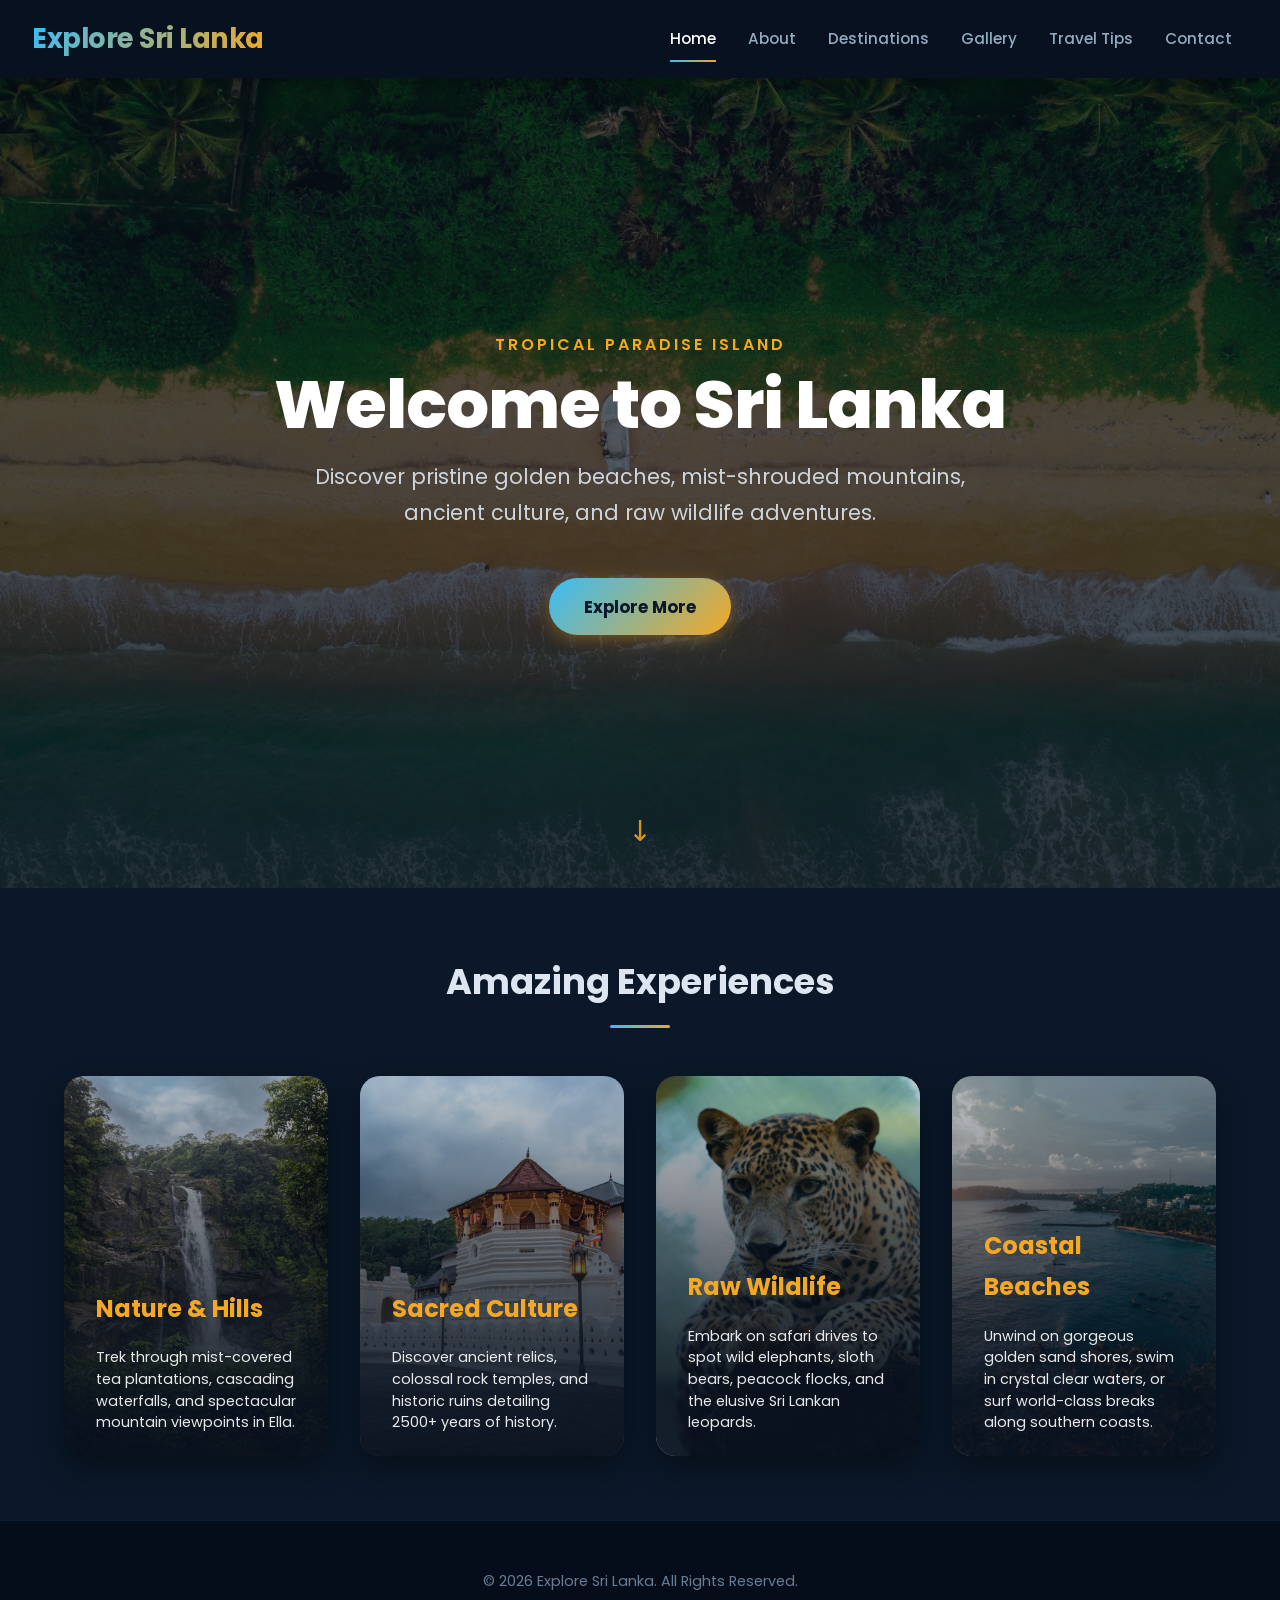
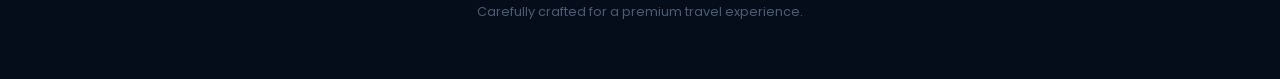
<file: index.html>
<!doctype html>
<html lang="en">
  <head>
    <meta charset="UTF-8" />
    <meta name="viewport" content="width=device-width, initial-scale=1.0" />
    <meta name="description" content="Explore Sri Lanka - Plan your dream tropical vacation in the paradise island of Sri Lanka. Discover beaches, culture, and wildlife." />
    <title>Explore Sri Lanka - Home</title>
    <link
      href="https://fonts.googleapis.com/css2?family=Poppins:wght@300;400;500;600;700;800&family=Outfit:wght@400;600;700;800&family=Inter:wght@300;400;500;600&display=swap"
      rel="stylesheet"
    />
    <link rel="stylesheet" href="css/style.css" />
    <script src="js/script.js" defer></script>
  </head>
  <body>
    <header>
      <h1>Explore Sri Lanka</h1>
      <div class="header-actions">
        <button
          class="menu-toggle"
          onclick="toggleMenu()"
          aria-label="Toggle navigation"
        >
          ☰
        </button>
        <nav id="nav-menu">
          <a href="index.html" class="active">Home</a>
          <a href="about.html">About</a>
          <a href="destinations.html">Destinations</a>
          <a href="gallery.html">Gallery</a>
          <a href="travel-tips.html">Travel Tips</a>
          <a href="contact.html">Contact</a>
        </nav>
      </div>
    </header>

    <section class="hero">
      <h3 class="hero-subtitle">Tropical Paradise Island</h3>
      <h2>Welcome to Sri Lanka</h2>
      <p>Discover pristine golden beaches, mist-shrouded mountains, ancient culture, and raw wildlife adventures.</p>
      <a href="destinations.html" class="hero-cta-btn">Explore More</a>
      <a href="#experiences" class="hero-scroll-btn" aria-label="Scroll down to experiences">↓</a>
    </section>

    <!-- Interactive Experiences Section -->
    <section id="experiences" class="main-content">
      <h2 class="section-title">Amazing Experiences</h2>
      <div class="exp-grid">
        <div class="exp-card">
          <img src="images/waterfall.jpeg" alt="Scenic mountains in Sri Lanka" class="exp-img" />
          <div class="exp-overlay">
            <h3>Nature & Hills</h3>
            <p>Trek through mist-covered tea plantations, cascading waterfalls, and spectacular mountain viewpoints in Ella.</p>
          </div>
        </div>
        <div class="exp-card">
          <img src="images/kandy.jpeg" alt="Temple of the Sacred Tooth Relic" class="exp-img" />
          <div class="exp-overlay">
            <h3>Sacred Culture</h3>
            <p>Discover ancient relics, colossal rock temples, and historic ruins detailing 2500+ years of history.</p>
          </div>
        </div>
        <div class="exp-card">
          <img src="images/leopards.jpeg" alt="Wild Leopard in Yala Park" class="exp-img" />
          <div class="exp-overlay">
            <h3>Raw Wildlife</h3>
            <p>Embark on safari drives to spot wild elephants, sloth bears, peacock flocks, and the elusive Sri Lankan leopards.</p>
          </div>
        </div>
        <div class="exp-card">
          <img src="images/Beach.jpeg" alt="Pristine golden beach shore" class="exp-img" />
          <div class="exp-overlay">
            <h3>Coastal Beaches</h3>
            <p>Unwind on gorgeous golden sand shores, swim in crystal clear waters, or surf world-class breaks along southern coasts.</p>
          </div>
        </div>
      </div>
    </section>

    <footer>
      <p>© 2026 Explore Sri Lanka. All Rights Reserved.</p>
      <p style="font-size: 0.8rem; opacity: 0.7; margin-top: 0.5rem;">Carefully crafted for a premium travel experience.</p>
    </footer>
  </body>
</html>
</file>
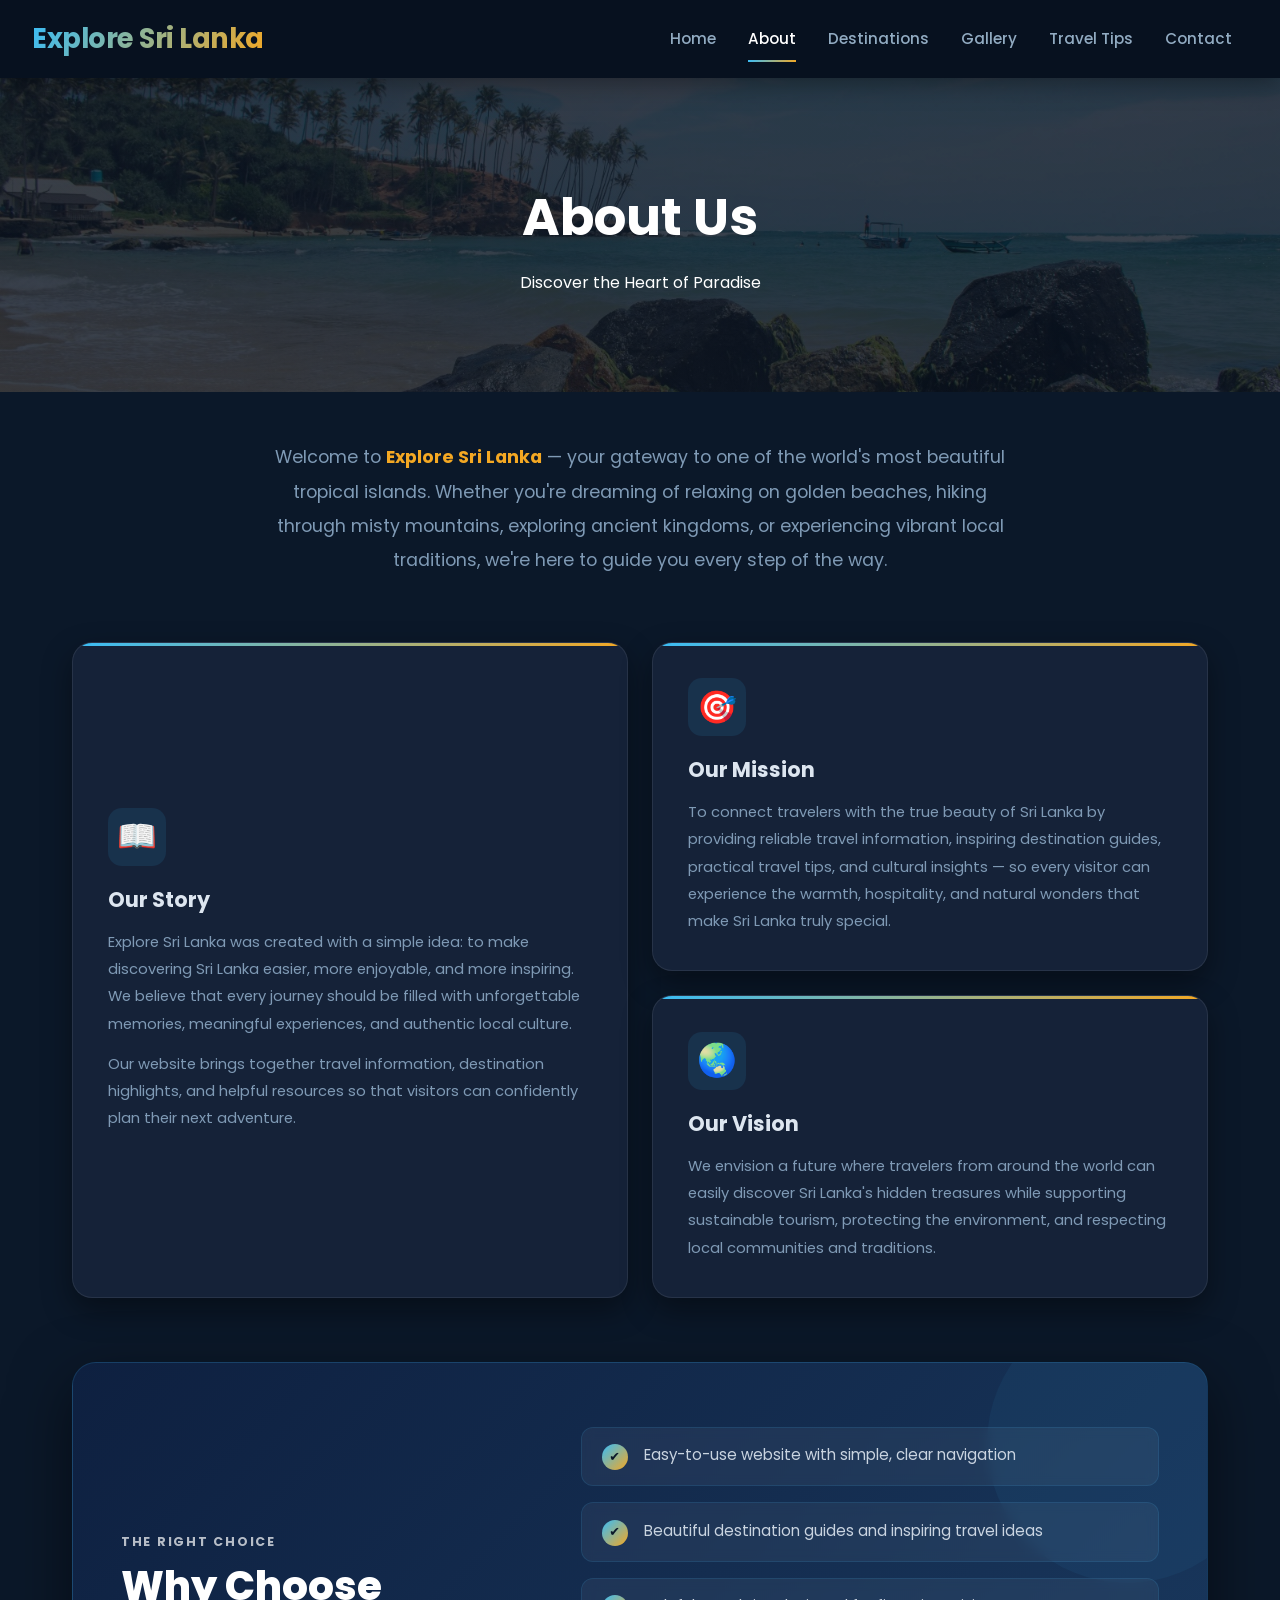
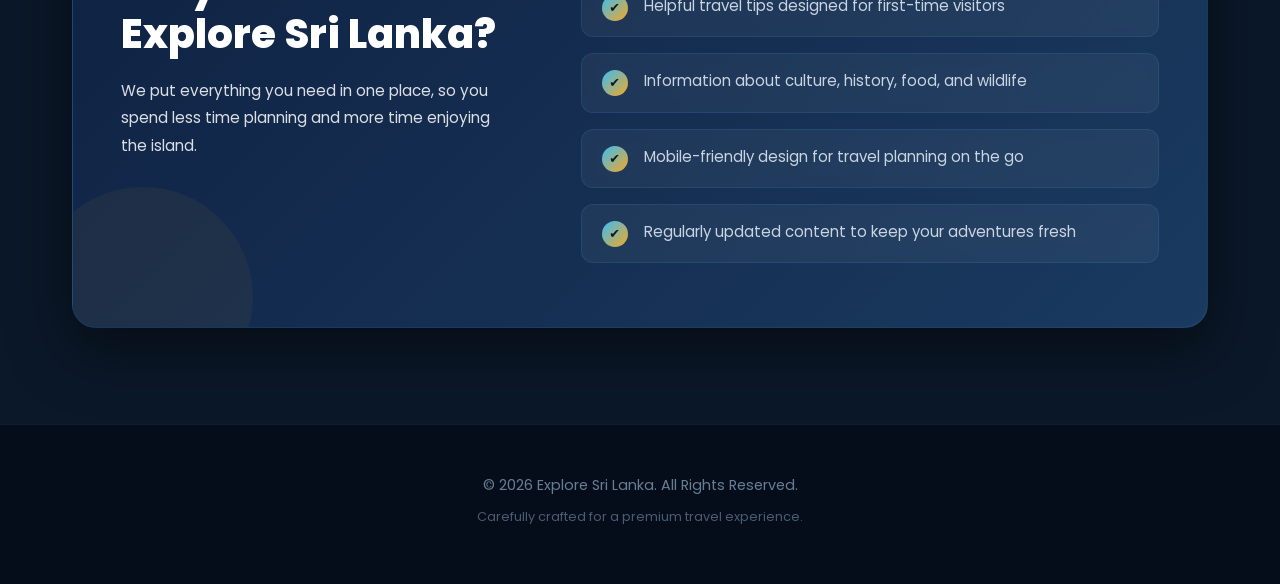
<file: about.html>
<!doctype html>
<html lang="en">
  <head>
    <meta charset="UTF-8" />
    <meta name="viewport" content="width=device-width, initial-scale=1.0" />
    <meta
      name="description"
      content="About Explore Sri Lanka — your gateway to one of the world's most beautiful tropical islands. Our story, mission, vision, and why we are the right choice."
    />
    <title>About Us — Explore Sri Lanka</title>
    <link
      href="https://fonts.googleapis.com/css2?family=Poppins:wght@300;400;500;600;700;800&family=Outfit:wght@400;600;700;800&family=Inter:wght@300;400;500;600&display=swap"
      rel="stylesheet"
    />
    <link rel="stylesheet" href="css/style.css" />
    <script src="js/script.js" defer></script>
  </head>
  <body>
    <header>
      <h1>Explore Sri Lanka</h1>
      <div class="header-actions">
        <button
          class="menu-toggle"
          onclick="toggleMenu()"
          aria-label="Toggle navigation"
        >
          ☰
        </button>
        <nav id="nav-menu">
          <a href="index.html">Home</a>
          <a href="about.html" class="active">About</a>
          <a href="destinations.html">Destinations</a>
          <a href="gallery.html">Gallery</a>
          <a href="travel-tips.html">Travel Tips</a>
          <a href="contact.html">Contact</a>
        </nav>
      </div>
    </header>

    <!-- PAGE BANNER — matches other pages -->
    <section class="page-banner">
      <h2>About Us</h2>
      <p>Discover the Heart of Paradise</p>
    </section>

    <main class="about-main">
      <!-- WELCOME INTRO -->
      <section class="about-intro">
        <p>
          Welcome to <strong>Explore Sri Lanka</strong> — your gateway to one of
          the world's most beautiful tropical islands. Whether you're dreaming
          of relaxing on golden beaches, hiking through misty mountains,
          exploring ancient kingdoms, or experiencing vibrant local traditions,
          we're here to guide you every step of the way.
        </p>
      </section>

      <!-- OUR STORY, MISSION, VISION -->
      <section class="smv-section">
        <div class="smv-card smv-story">
          <div class="smv-icon-wrap">📖</div>
          <h3>Our Story</h3>
          <p>
            Explore Sri Lanka was created with a simple idea: to make
            discovering Sri Lanka easier, more enjoyable, and more inspiring. We
            believe that every journey should be filled with unforgettable
            memories, meaningful experiences, and authentic local culture.
          </p>
          <p style="margin-top: 0.8rem">
            Our website brings together travel information, destination
            highlights, and helpful resources so that visitors can confidently
            plan their next adventure.
          </p>
        </div>

        <div class="smv-right">
          <div class="smv-card smv-mission">
            <div class="smv-icon-wrap">🎯</div>
            <h3>Our Mission</h3>
            <p>
              To connect travelers with the true beauty of Sri Lanka by
              providing reliable travel information, inspiring destination
              guides, practical travel tips, and cultural insights — so every
              visitor can experience the warmth, hospitality, and natural
              wonders that make Sri Lanka truly special.
            </p>
          </div>
          <div class="smv-card smv-vision">
            <div class="smv-icon-wrap">🌏</div>
            <h3>Our Vision</h3>
            <p>
              We envision a future where travelers from around the world can
              easily discover Sri Lanka's hidden treasures while supporting
              sustainable tourism, protecting the environment, and respecting
              local communities and traditions.
            </p>
          </div>
        </div>
      </section>

      <!-- WHY CHOOSE US -->
      <section class="why-section">
        <div class="why-inner">
          <div class="why-text">
            <div
              class="about-section-label"
              style="color: rgba(255, 255, 255, 0.7)"
            >
              The Right Choice
            </div>
            <h2
              style="
                color: #fff;
                font-size: clamp(1.8rem, 4vw, 2.5rem);
                font-weight: 800;
                margin-bottom: 1.2rem;
                line-height: 1.2;
              "
            >
              Why Choose<br />Explore Sri Lanka?
            </h2>
            <p
              style="
                color: rgba(255, 255, 255, 0.85);
                font-size: 0.95rem;
                line-height: 1.8;
                max-width: 380px;
              "
            >
              We put everything you need in one place, so you spend less time
              planning and more time enjoying the island.
            </p>
          </div>
          <div class="why-checklist">
            <div class="why-item">
              <span class="why-check">✔</span>
              <span>Easy-to-use website with simple, clear navigation</span>
            </div>
            <div class="why-item">
              <span class="why-check">✔</span>
              <span
                >Beautiful destination guides and inspiring travel ideas</span
              >
            </div>
            <div class="why-item">
              <span class="why-check">✔</span>
              <span>Helpful travel tips designed for first-time visitors</span>
            </div>
            <div class="why-item">
              <span class="why-check">✔</span>
              <span
                >Information about culture, history, food, and wildlife</span
              >
            </div>
            <div class="why-item">
              <span class="why-check">✔</span>
              <span>Mobile-friendly design for travel planning on the go</span>
            </div>
            <div class="why-item">
              <span class="why-check">✔</span>
              <span
                >Regularly updated content to keep your adventures fresh</span
              >
            </div>
          </div>
        </div>
      </section>
    </main>

    <footer>
      <p>© 2026 Explore Sri Lanka. All Rights Reserved.</p>
      <p style="font-size: 0.8rem; opacity: 0.7; margin-top: 0.5rem">
        Carefully crafted for a premium travel experience.
      </p>
    </footer>
  </body>
</html>
</file>
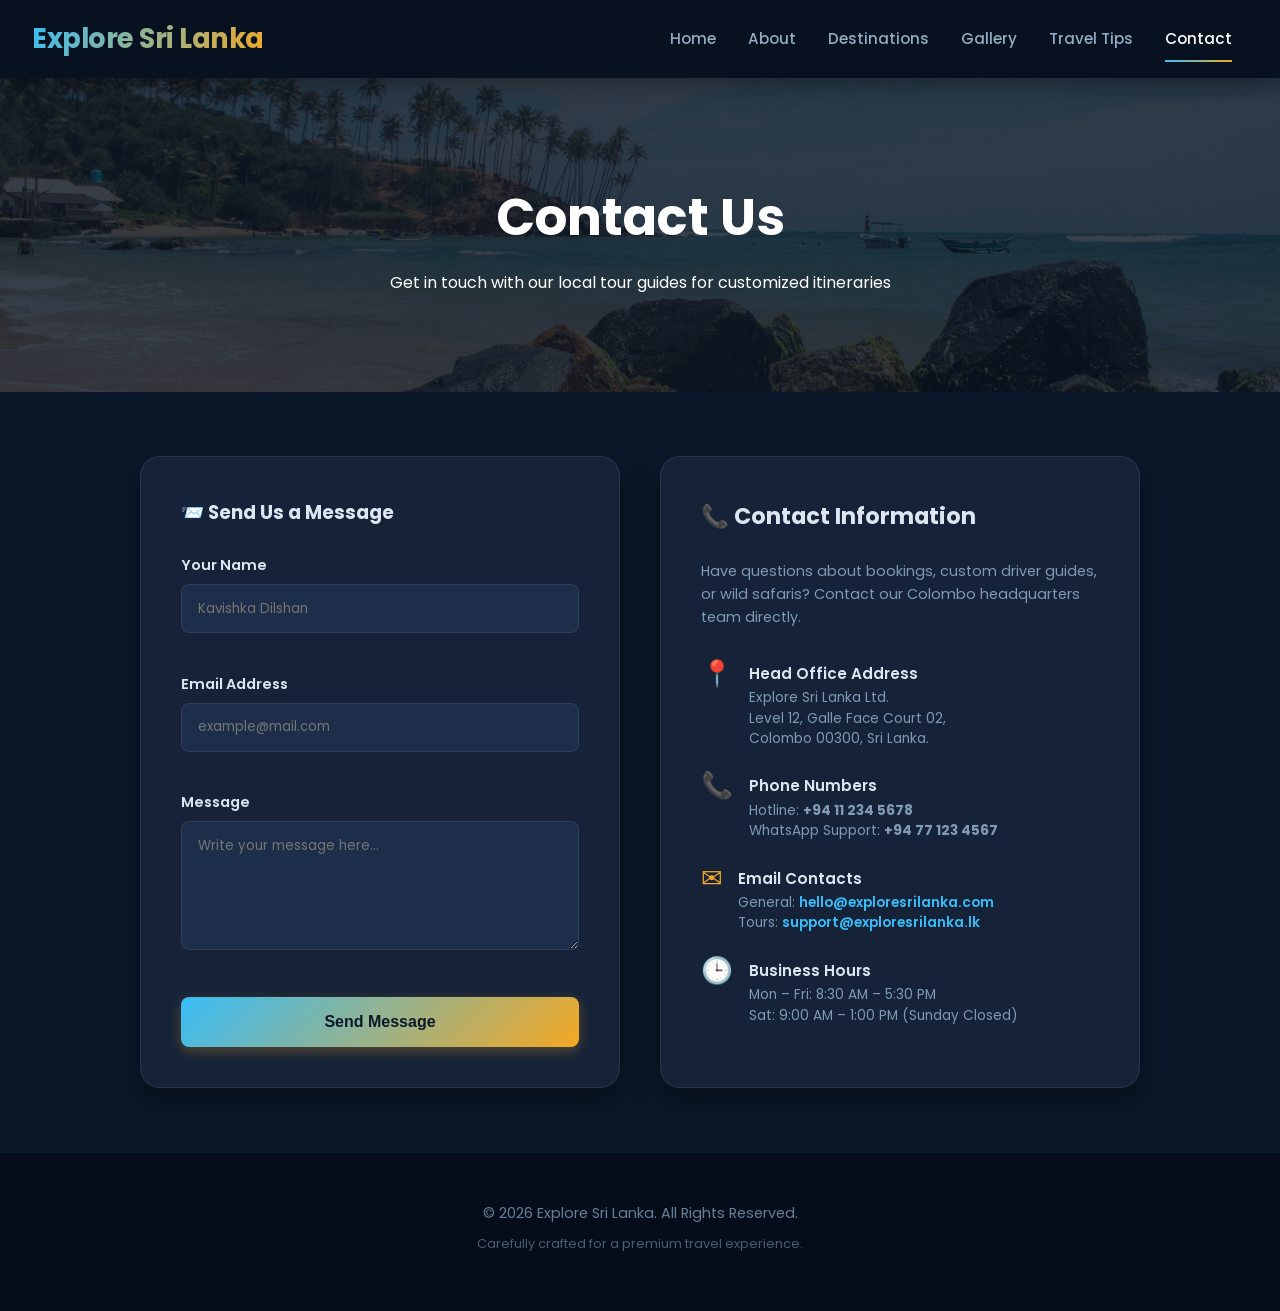
<file: contact.html>
<!doctype html>
<html lang="en">
  <head>
    <meta charset="UTF-8" />
    <meta name="viewport" content="width=device-width, initial-scale=1.0" />
    <meta
      name="description"
      content="Contact Us - Explore Sri Lanka. Get in touch for custom travel plans, itineraries, phone support, or direct email inquiries."
    />
    <title>Contact Us - Explore Sri Lanka</title>
    <link
      href="https://fonts.googleapis.com/css2?family=Poppins:wght@300;400;500;600;700;800&family=Outfit:wght@400;600;700;800&family=Inter:wght@300;400;500;600&display=swap"
      rel="stylesheet"
    />
    <link rel="stylesheet" href="css/style.css" />
    <script src="js/script.js" defer></script>
  </head>
  <body>
    <header>
      <h1>Explore Sri Lanka</h1>
      <div class="header-actions">
        <button
          class="menu-toggle"
          onclick="toggleMenu()"
          aria-label="Toggle navigation"
        >
          ☰
        </button>
        <nav id="nav-menu">
          <a href="index.html">Home</a>
          <a href="about.html">About</a>
          <a href="destinations.html">Destinations</a>
          <a href="gallery.html">Gallery</a>
          <a href="travel-tips.html">Travel Tips</a>
          <a href="contact.html" class="active">Contact</a>
        </nav>
      </div>
    </header>

    <section class="page-banner">
      <h2>Contact Us</h2>
      <p>Get in touch with our local tour guides for customized itineraries</p>
    </section>

    <main class="main-content">
      <div
        style="
          display: grid;
          grid-template-columns: repeat(auto-fit, minmax(320px, 1fr));
          gap: 2.5rem;
          align-items: stretch;
          max-width: 1000px;
          margin: 0 auto;
        "
      >
        <!-- Upgraded Contact Form -->
        <form style="margin: 0; width: 100%; max-width: 100%">
          <h3 style="margin-bottom: 1.5rem; font-weight: 700">
            📨 Send Us a Message
          </h3>
          <div class="form-group" style="margin-bottom: 1.2rem">
            <label for="name">Your Name</label>
            <input
              type="text"
              id="name"
              placeholder="Kavishka Dilshan"
              required
            />
          </div>

          <div class="form-group" style="margin-bottom: 1.2rem">
            <label for="email">Email Address</label>
            <input
              type="email"
              id="email"
              placeholder="example@mail.com"
              required
            />
          </div>

          <div class="form-group" style="margin-bottom: 1.2rem">
            <label for="message">Message</label>
            <textarea
              id="message"
              rows="5"
              placeholder="Write your message here..."
              required
            ></textarea>
          </div>

          <button type="submit">Send Message</button>
        </form>

        <!-- Contact Details Card -->
        <div
          class="card"
          style="
            padding: 2.5rem;
            display: flex;
            flex-direction: column;
            justify-content: space-between;
          "
        >
          <div>
            <h3 style="margin-bottom: 1.5rem; font-weight: 700">
              📞 Contact Information
            </h3>
            <p
              style="
                color: var(--text-muted);
                margin-bottom: 2rem;
                font-size: 0.9rem;
                line-height: 1.6;
              "
            >
              Have questions about bookings, custom driver guides, or wild
              safaris? Contact our Colombo headquarters team directly.
            </p>

            <div style="display: flex; flex-direction: column; gap: 1.5rem">
              <div style="display: flex; gap: 1rem; align-items: flex-start">
                <span
                  style="
                    font-size: 1.6rem;
                    line-height: 1;
                    color: var(--brand-secondary);
                  "
                  >📍</span
                >
                <div>
                  <h4
                    style="
                      font-weight: 600;
                      font-size: 0.95rem;
                      margin-bottom: 0.1rem;
                    "
                  >
                    Head Office Address
                  </h4>
                  <p
                    style="
                      color: var(--text-muted);
                      font-size: 0.85rem;
                      line-height: 1.5;
                    "
                  >
                    Explore Sri Lanka Ltd.<br />
                    Level 12, Galle Face Court 02,<br />
                    Colombo 00300, Sri Lanka.
                  </p>
                </div>
              </div>

              <div style="display: flex; gap: 1rem; align-items: flex-start">
                <span
                  style="
                    font-size: 1.6rem;
                    line-height: 1;
                    color: var(--brand-secondary);
                  "
                  >📞</span
                >
                <div>
                  <h4
                    style="
                      font-weight: 600;
                      font-size: 0.95rem;
                      margin-bottom: 0.1rem;
                    "
                  >
                    Phone Numbers
                  </h4>
                  <p
                    style="
                      color: var(--text-muted);
                      font-size: 0.85rem;
                      line-height: 1.5;
                    "
                  >
                    Hotline: <strong>+94 11 234 5678</strong><br />
                    WhatsApp Support: <strong>+94 77 123 4567</strong>
                  </p>
                </div>
              </div>

              <div style="display: flex; gap: 1rem; align-items: flex-start">
                <span
                  style="
                    font-size: 1.6rem;
                    line-height: 1;
                    color: var(--brand-secondary);
                  "
                  >✉️</span
                >
                <div>
                  <h4
                    style="
                      font-weight: 600;
                      font-size: 0.95rem;
                      margin-bottom: 0.1rem;
                    "
                  >
                    Email Contacts
                  </h4>
                  <p
                    style="
                      color: var(--text-muted);
                      font-size: 0.85rem;
                      line-height: 1.5;
                    "
                  >
                    General:
                    <a
                      href="mailto:hello@exploresrilanka.com"
                      style="
                        color: var(--brand-primary);
                        text-decoration: none;
                        font-weight: 600;
                      "
                      >hello@exploresrilanka.com</a
                    ><br />
                    Tours:
                    <a
                      href="mailto:support@exploresrilanka.lk"
                      style="
                        color: var(--brand-primary);
                        text-decoration: none;
                        font-weight: 600;
                      "
                      >support@exploresrilanka.lk</a
                    >
                  </p>
                </div>
              </div>

              <div style="display: flex; gap: 1rem; align-items: flex-start">
                <span
                  style="
                    font-size: 1.6rem;
                    line-height: 1;
                    color: var(--brand-secondary);
                  "
                  >🕒</span
                >
                <div>
                  <h4
                    style="
                      font-weight: 600;
                      font-size: 0.95rem;
                      margin-bottom: 0.1rem;
                    "
                  >
                    Business Hours
                  </h4>
                  <p
                    style="
                      color: var(--text-muted);
                      font-size: 0.85rem;
                      line-height: 1.5;
                    "
                  >
                    Mon – Fri: 8:30 AM – 5:30 PM<br />
                    Sat: 9:00 AM – 1:00 PM (Sunday Closed)
                  </p>
                </div>
              </div>
            </div>
          </div>
        </div>
      </div>
    </main>

    <footer>
      <p>© 2026 Explore Sri Lanka. All Rights Reserved.</p>
      <p style="font-size: 0.8rem; opacity: 0.7; margin-top: 0.5rem">
        Carefully crafted for a premium travel experience.
      </p>
    </footer>
  </body>
</html>
</file>
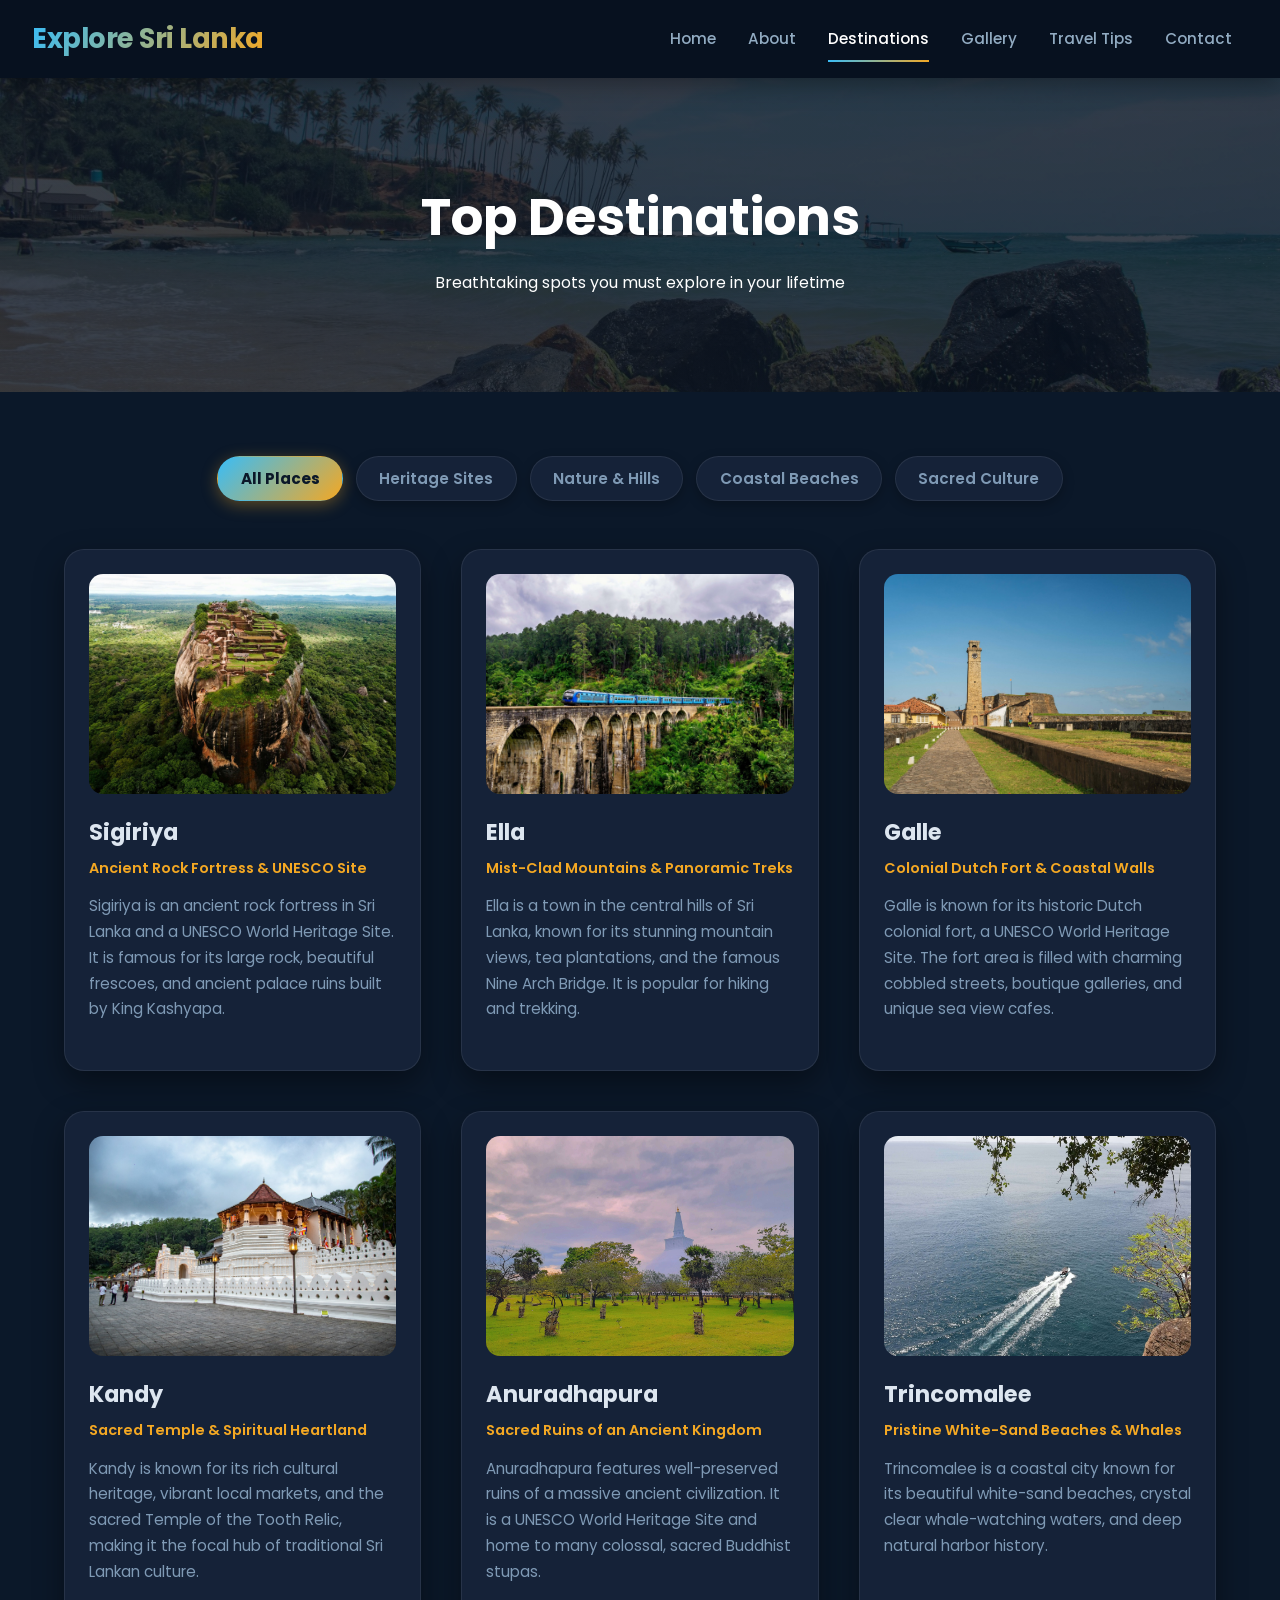
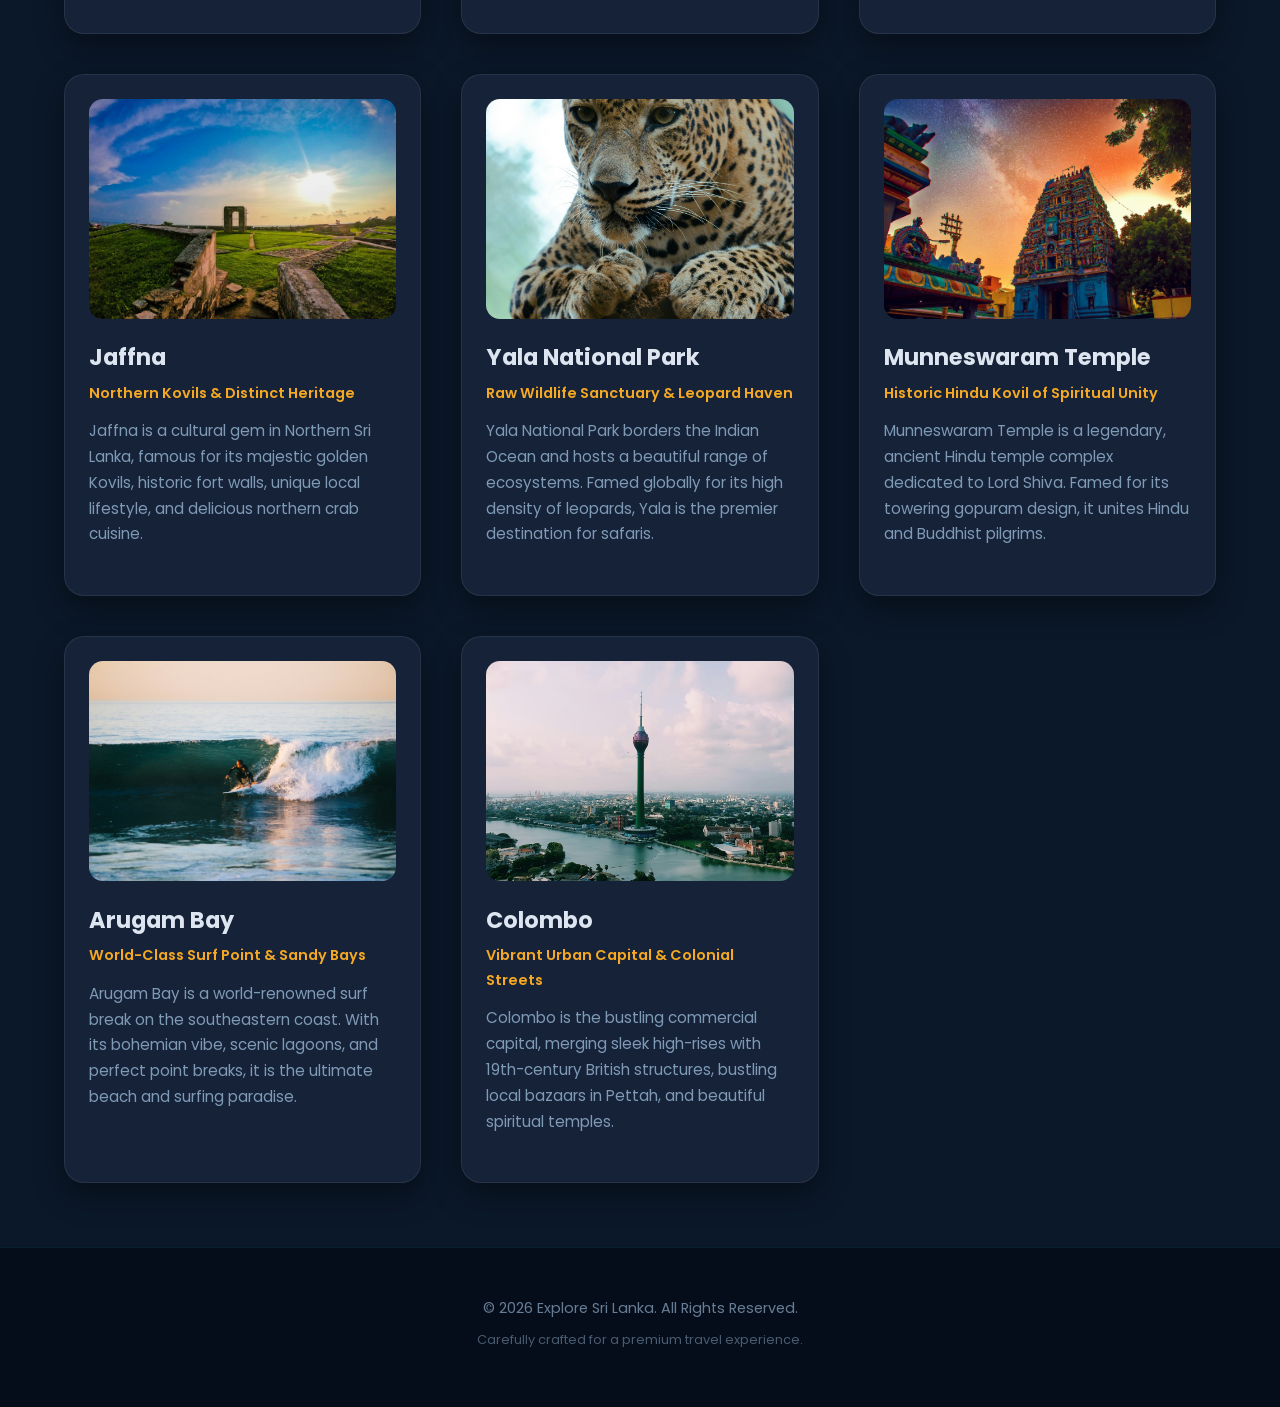
<file: destinations.html>
<!doctype html>
<html lang="en">
  <head>
    <meta charset="UTF-8" />
    <meta name="viewport" content="width=device-width, initial-scale=1.0" />
    <meta name="description" content="Explore Sri Lanka's top destinations. From Sigiriya Lion Rock to Ella mountains, Arugam Bay surfing, and Colombo urban life." />
    <title>Destinations - Explore Sri Lanka</title>
    <link
      href="https://fonts.googleapis.com/css2?family=Poppins:wght@300;400;500;600;700;800&family=Outfit:wght@400;600;700;800&family=Inter:wght@300;400;500;600&display=swap"
      rel="stylesheet"
    />
    <link rel="stylesheet" href="css/style.css" />
    <script src="js/script.js" defer></script>
  </head>
  <body>
    <header>
      <h1>Explore Sri Lanka</h1>
      <div class="header-actions">
        <button
          class="menu-toggle"
          onclick="toggleMenu()"
          aria-label="Toggle navigation"
        >
          ☰
        </button>
        <nav id="nav-menu">
          <a href="index.html">Home</a>
          <a href="about.html">About</a>
          <a href="destinations.html" class="active">Destinations</a>
          <a href="gallery.html">Gallery</a>
          <a href="travel-tips.html">Travel Tips</a>
          <a href="contact.html">Contact</a>
        </nav>
      </div>
    </header>

    <section class="page-banner">
      <h2>Top Destinations</h2>
      <p>Breathtaking spots you must explore in your lifetime</p>
    </section>

    <main class="main-content">

      <!-- Category Filter Section -->
      <div class="filter-container">
        <button class="filter-btn active" data-filter="all">All Places</button>
        <button class="filter-btn" data-filter="heritage">Heritage Sites</button>
        <button class="filter-btn" data-filter="nature">Nature & Hills</button>
        <button class="filter-btn" data-filter="coastal">Coastal Beaches</button>
        <button class="filter-btn" data-filter="culture">Sacred Culture</button>
      </div>

      <section class="cards">
        <div class="card" id="sigiriya" data-category="heritage">
          <img src="images/sigiriya.jpeg" alt="Sigiriya Rock Fortress" />
          <h3>Sigiriya</h3>
          <p class="card-subtitle">Ancient Rock Fortress & UNESCO Site</p>
          <p class="card-desc">
            Sigiriya is an ancient rock fortress in Sri Lanka and a UNESCO World
            Heritage Site. It is famous for its large rock, beautiful frescoes,
            and ancient palace ruins built by King Kashyapa.
          </p>

        </div>

        <div class="card" id="ella" data-category="nature">
          <img src="images/ella.jpeg" alt="Ella Hills Train Bridge" />
          <h3>Ella</h3>
          <p class="card-subtitle">Mist-Clad Mountains & Panoramic Treks</p>
          <p class="card-desc">
            Ella is a town in the central hills of Sri Lanka, known for its
            stunning mountain views, tea plantations, and the famous Nine Arch
            Bridge. It is popular for hiking and trekking.
          </p>

        </div>

        <div class="card" id="galle" data-category="coastal">
          <img src="images/galle.jpeg" alt="Galle Fort Lighthouse" />
          <h3>Galle</h3>
          <p class="card-subtitle">Colonial Dutch Fort & Coastal Walls</p>
          <p class="card-desc">
            Galle is known for its historic Dutch colonial fort, a UNESCO World
            Heritage Site. The fort area is filled with charming cobbled streets,
            boutique galleries, and unique sea view cafes.
          </p>

        </div>

        <div class="card" id="kandy" data-category="culture">
          <img src="images/kandy.jpeg" alt="Temple of the Tooth Relic, Kandy" />
          <h3>Kandy</h3>
          <p class="card-subtitle">Sacred Temple & Spiritual Heartland</p>
          <p class="card-desc">
            Kandy is known for its rich cultural heritage, vibrant local markets, and
            the sacred Temple of the Tooth Relic, making it the focal hub of traditional
            Sri Lankan culture.
          </p>

        </div>

        <div class="card" id="anuradhapura" data-category="heritage">
          <img src="images/anuradhapura.jpg" alt="Ancient Stupa, Anuradhapura" />
          <h3>Anuradhapura</h3>
          <p class="card-subtitle">Sacred Ruins of an Ancient Kingdom</p>
          <p class="card-desc">
            Anuradhapura features well-preserved ruins of a massive ancient
            civilization. It is a UNESCO World Heritage Site and home to many
            colossal, sacred Buddhist stupas.
          </p>

        </div>

        <div class="card" id="trincomalee" data-category="coastal">
          <img src="images/trincomalee.jpeg" alt="Nilaveli Beach, Trincomalee" />
          <h3>Trincomalee</h3>
          <p class="card-subtitle">Pristine White-Sand Beaches & Whales</p>
          <p class="card-desc">
            Trincomalee is a coastal city known for its beautiful white-sand
            beaches, crystal clear whale-watching waters, and deep natural
            harbor history.
          </p>

        </div>

        <div class="card" id="jaffna" data-category="culture">
          <img src="images/jaffna.jpeg" alt="Nallur Kovil, Jaffna" />
          <h3>Jaffna</h3>
          <p class="card-subtitle">Northern Kovils & Distinct Heritage</p>
          <p class="card-desc">
            Jaffna is a cultural gem in Northern Sri Lanka, famous for its
            majestic golden Kovils, historic fort walls, unique local lifestyle, and
            delicious northern crab cuisine.
          </p>

        </div>

        <div class="card" id="yala" data-category="nature">
          <img src="images/leopards.jpeg" alt="Leopard in Yala National Park" />
          <h3>Yala National Park</h3>
          <p class="card-subtitle">Raw Wildlife Sanctuary & Leopard Haven</p>
          <p class="card-desc">
            Yala National Park borders the Indian Ocean and hosts a beautiful range of ecosystems. Famed globally for its high density of leopards, Yala is the premier destination for safaris.
          </p>

        </div>

        <div class="card" id="munneswaram" data-category="heritage">
          <img src="images/munneswarem.jpeg" alt="Munneswaram Kovil Temple" />
          <h3>Munneswaram Temple</h3>
          <p class="card-subtitle">Historic Hindu Kovil of Spiritual Unity</p>
          <p class="card-desc">
            Munneswaram Temple is a legendary, ancient Hindu temple complex dedicated to Lord Shiva. Famed for its towering gopuram design, it unites Hindu and Buddhist pilgrims.
          </p>

        </div>

        <!-- NEW PLACES: Arugam Bay & Colombo -->
        <div class="card" id="arugambay" data-category="coastal">
          <img src="images/Arugam bay.jpeg" alt="Surfing at Arugam Bay" />
          <h3>Arugam Bay</h3>
          <p class="card-subtitle">World-Class Surf Point & Sandy Bays</p>
          <p class="card-desc">
            Arugam Bay is a world-renowned surf break on the southeastern coast. With its bohemian vibe, scenic lagoons, and perfect point breaks, it is the ultimate beach and surfing paradise.
          </p>

        </div>

        <div class="card" id="colombo" data-category="culture">
          <img src="images/colombo.jpeg" alt="Colombo City Skyscrapers and Lake" />
          <h3>Colombo</h3>
          <p class="card-subtitle">Vibrant Urban Capital & Colonial Streets</p>
          <p class="card-desc">
            Colombo is the bustling commercial capital, merging sleek high-rises with 19th-century British structures, bustling local bazaars in Pettah, and beautiful spiritual temples.
          </p>

        </div>
      </section>
    </main>

    <footer>
      <p>© 2026 Explore Sri Lanka. All Rights Reserved.</p>
      <p style="font-size: 0.8rem; opacity: 0.7; margin-top: 0.5rem;">Carefully crafted for a premium travel experience.</p>
    </footer>
  </body>
</html>
</file>
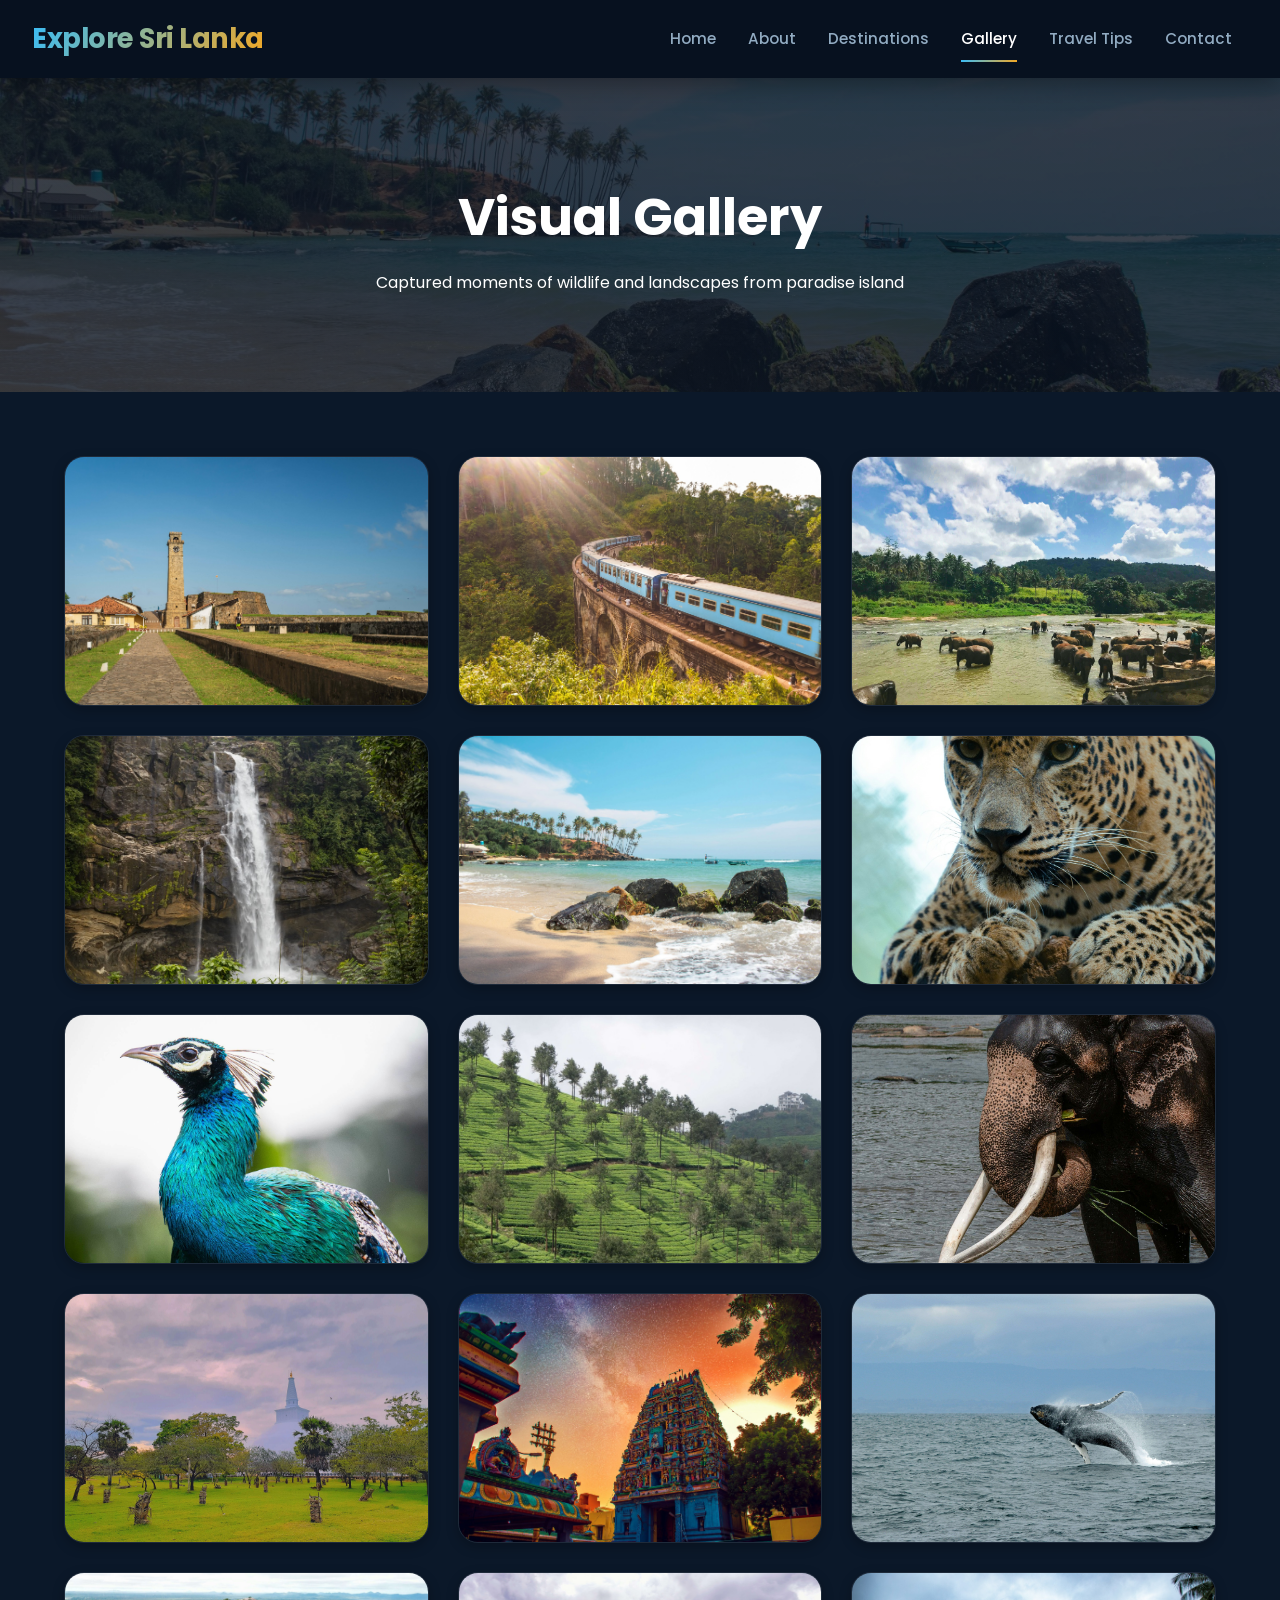
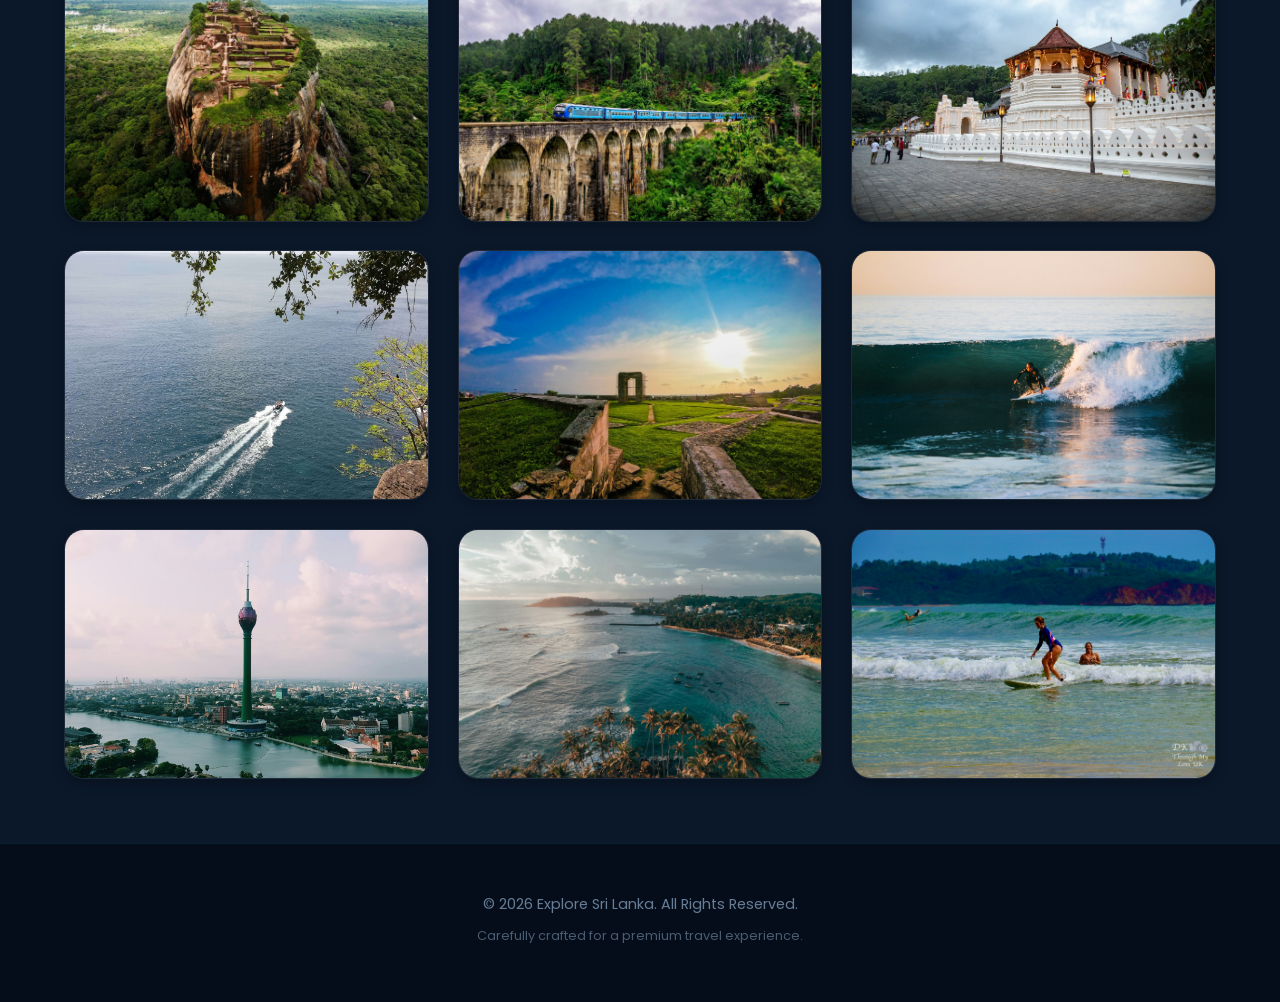
<file: gallery.html>
<!doctype html>
<html lang="en">
  <head>
    <meta charset="UTF-8" />
    <meta name="viewport" content="width=device-width, initial-scale=1.0" />
    <meta name="description" content="Visual Gallery - Explore beautiful photographs of Sri Lanka's wildlife, landscapes, temples, and beaches." />
    <title>Gallery - Explore Sri Lanka</title>
    <link
      href="https://fonts.googleapis.com/css2?family=Poppins:wght@300;400;500;600;700;800&family=Outfit:wght@400;600;700;800&family=Inter:wght@300;400;500;600&display=swap"
      rel="stylesheet"
    />
    <link rel="stylesheet" href="css/style.css" />
    <script src="js/script.js" defer></script>
  </head>
  <body>
    <header>
      <h1>Explore Sri Lanka</h1>
      <div class="header-actions">
        <button
          class="menu-toggle"
          onclick="toggleMenu()"
          aria-label="Toggle navigation"
        >
          ☰
        </button>
        <nav id="nav-menu">
          <a href="index.html">Home</a>
          <a href="about.html">About</a>
          <a href="destinations.html">Destinations</a>
          <a href="gallery.html" class="active">Gallery</a>
          <a href="travel-tips.html">Travel Tips</a>
          <a href="contact.html">Contact</a>
        </nav>
      </div>
    </header>

    <section class="page-banner">
      <h2>Visual Gallery</h2>
      <p>Captured moments of wildlife and landscapes from paradise island</p>
    </section>

    <main class="main-content">


      <section class="gallery">
        <div class="gallery-item" data-category="heritage">
          <img src="images/galle.jpeg" alt="Galle Fort Lighthouse" />
          <div class="gallery-overlay">
            <h4>Galle Fort Lighthouse</h4>
          </div>
        </div>
        <div class="gallery-item" data-category="nature">
          <img src="images/ella1.jpeg" alt="Scenic Ella Gap View" />
          <div class="gallery-overlay">
            <h4>Scenic Ella Gap View</h4>
          </div>
        </div>
        <div class="gallery-item" data-category="wildlife">
          <img src="images/elephant.jpg" alt="Baby Elephant Playing" />
          <div class="gallery-overlay">
            <h4>Baby Elephant Playing</h4>
          </div>
        </div>
        <div class="gallery-item" data-category="nature">
          <img src="images/waterfall.jpeg" alt="Bambarakanda Falls cascade" />
          <div class="gallery-overlay">
            <h4>Bambarakanda Falls cascade</h4>
          </div>
        </div>
        <div class="gallery-item" data-category="nature">
          <img src="images/heroo.jpeg" alt="Sunrise over the hills" />
          <div class="gallery-overlay">
            <h4>Sunrise over the hills</h4>
          </div>
        </div>
        <div class="gallery-item" data-category="wildlife">
          <img src="images/leopards.jpeg" alt="Leopard Resting in Yala" />
          <div class="gallery-overlay">
            <h4>Leopard Resting in Yala</h4>
          </div>
        </div>
        <div class="gallery-item" data-category="wildlife">
          <img src="images/peacock.jpg" alt="Wild Peacock Feather Display" />
          <div class="gallery-overlay">
            <h4>Wild Peacock Feather Display</h4>
          </div>
        </div>
        <div class="gallery-item" data-category="nature">
          <img src="images/tea.jpeg" alt="Lush Tea Plantations" />
          <div class="gallery-overlay">
            <h4>Lush Tea Plantations</h4>
          </div>
        </div>
        <div class="gallery-item" data-category="wildlife">
          <img src="images/Tusker.jpg" alt="Majestic Tusker Elephant walking" />
          <div class="gallery-overlay">
            <h4>Majestic Tusker Elephant walking</h4>
          </div>
        </div>
        <div class="gallery-item" data-category="heritage">
          <img src="images/anuradhapura.jpg" alt="Ruwanweliseya Sacred Stupa" />
          <div class="gallery-overlay">
            <h4>Ruwanweliseya Sacred Stupa</h4>
          </div>
        </div>
        <div class="gallery-item" data-category="heritage">
          <img src="images/munneswarem.jpeg" alt="Munneswaram Hindu Kovil" />
          <div class="gallery-overlay">
            <h4>Munneswaram Hindu Kovil</h4>
          </div>
        </div>
        <div class="gallery-item" data-category="wildlife">
          <img src="images/bluewhale.jpg" alt="Whale tail fluke ocean splash" />
          <div class="gallery-overlay">
            <h4>Whale tail fluke ocean splash</h4>
          </div>
        </div>
        <div class="gallery-item" data-category="heritage">
          <img src="images/sigiriya.jpeg" alt="Sigiriya Lion Rock Fortress aerial" />
          <div class="gallery-overlay">
            <h4>Sigiriya Lion Rock Fortress</h4>
          </div>
        </div>
        <div class="gallery-item" data-category="nature">
          <img src="images/ella.jpeg" alt="Scenic Ella Train Ride Nine Arch Bridge" />
          <div class="gallery-overlay">
            <h4>Nine Arch Bridge Railway</h4>
          </div>
        </div>
        <div class="gallery-item" data-category="heritage">
          <img src="images/kandy.jpeg" alt="Temple of the Sacred Tooth Relic Kandy lake front" />
          <div class="gallery-overlay">
            <h4>Temple of the Tooth Relic</h4>
          </div>
        </div>
        <div class="gallery-item" data-category="nature">
          <img src="images/trincomalee.jpeg" alt="Nilaveli beach shoreline Trincomalee" />
          <div class="gallery-overlay">
            <h4>Nilaveli Beach Shoreline</h4>
          </div>
        </div>
        <div class="gallery-item" data-category="heritage">
          <img src="images/jaffna.jpeg" alt="Nallur Hindu Kovil Temple Gopuram Jaffna" />
          <div class="gallery-overlay">
            <h4>Nallur Kovil Temple Gopuram</h4>
          </div>
        </div>

        <!-- NEWLY ADDED ASSETS (Arugam bay, Colombo, Beach, Surf) -->
        <div class="gallery-item" data-category="nature">
          <img src="images/Arugam bay.jpeg" alt="Surfing Point at Arugam Bay" />
          <div class="gallery-overlay">
            <h4>Surfing Point at Arugam Bay</h4>
          </div>
        </div>
        <div class="gallery-item" data-category="heritage">
          <img src="images/colombo.jpeg" alt="Colombo Skyline and Beira Lake at Sunset" />
          <div class="gallery-overlay">
            <h4>Colombo City Sunset</h4>
          </div>
        </div>
        <div class="gallery-item" data-category="nature">
          <img src="images/Beach.jpeg" alt="Golden Sandy Tropical Beach Shoreline" />
          <div class="gallery-overlay">
            <h4>Pristine Sandy Beach</h4>
          </div>
        </div>
        <div class="gallery-item" data-category="nature">
          <img src="images/Surf.jpeg" alt="Catching Point Break Waves in Sri Lanka" />
          <div class="gallery-overlay">
            <h4>Surfing Point Break</h4>
          </div>
        </div>
      </section>
    </main>

    <footer>
      <p>© 2026 Explore Sri Lanka. All Rights Reserved.</p>
      <p style="font-size: 0.8rem; opacity: 0.7; margin-top: 0.5rem;">Carefully crafted for a premium travel experience.</p>
    </footer>
  </body>
</html>
</file>
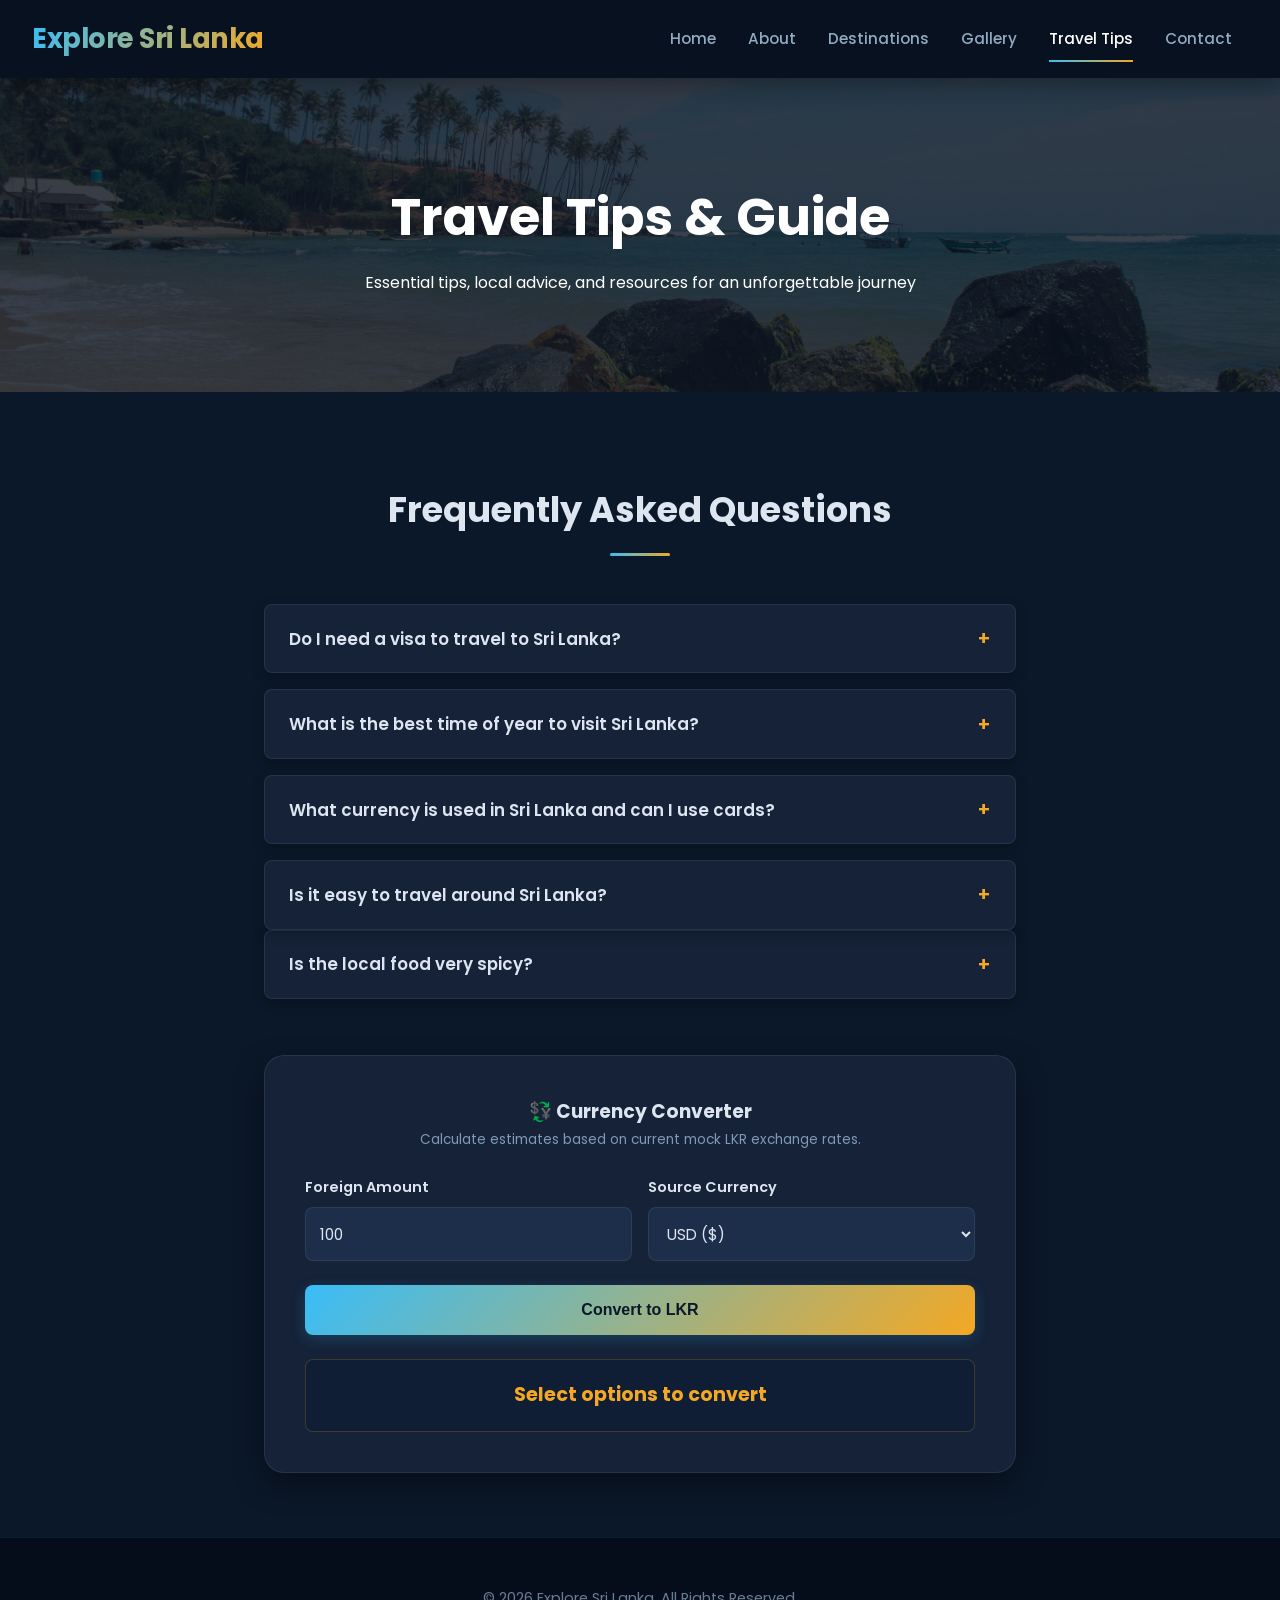
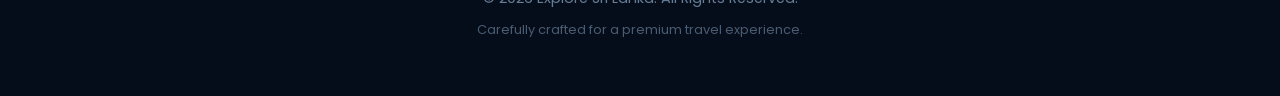
<file: travel-tips.html>
<!doctype html>
<html lang="en">
  <head>
    <meta charset="UTF-8" />
    <meta name="viewport" content="width=device-width, initial-scale=1.0" />
    <meta
      name="description"
      content="Travel Tips & Guide - Get essential local travel tips, FAQs, and a currency converter for your Sri Lanka journey."
    />
    <title>Travel Tips & Guide - Sri Lanka</title>
    <link
      href="https://fonts.googleapis.com/css2?family=Poppins:wght@300;400;500;600;700;800&family=Outfit:wght@400;600;700;800&family=Inter:wght@300;400;500;600&display=swap"
      rel="stylesheet"
    />
    <link rel="stylesheet" href="css/style.css" />
    <script src="js/script.js" defer></script>
  </head>
  <body>
    <header>
      <h1>Explore Sri Lanka</h1>
      <div class="header-actions">
        <button
          class="menu-toggle"
          onclick="toggleMenu()"
          aria-label="Toggle navigation"
        >
          ☰
        </button>
        <nav id="nav-menu">
          <a href="index.html">Home</a>
          <a href="about.html">About</a>
          <a href="destinations.html">Destinations</a>
          <a href="gallery.html">Gallery</a>
          <a href="travel-tips.html" class="active">Travel Tips</a>
          <a href="contact.html">Contact</a>
        </nav>
      </div>
    </header>

    <section class="page-banner">
      <h2>Travel Tips & Guide</h2>
      <p>
        Essential tips, local advice, and resources for an unforgettable journey
      </p>
    </section>

    <main class="main-content" style="max-width: 800px">
      <!-- Centered FAQ and Currency Converter -->
      <section class="faq-section">
        <h2 class="section-title" style="margin-top: 1.5rem">
          Frequently Asked Questions
        </h2>

        <div class="accordion">
          <!-- FAQ Item 1 -->
          <div class="accordion-item">
            <button class="accordion-header">
              <span>Do I need a visa to travel to Sri Lanka?</span>
              <span class="accordion-icon">+</span>
            </button>
            <div class="accordion-content">
              <div class="accordion-body">
                Yes, most international travelers need an Electronic Travel
                Authorization (ETA) or tourist visa to visit Sri Lanka. The
                application process is quick and can usually be completed online
                through the official Sri Lankan government portal. Visa
                requirements may vary depending on your nationality, so it is
                best to check the latest requirements before you travel.
              </div>
            </div>
          </div>

          <!-- FAQ Item 2 -->
          <div class="accordion-item">
            <button class="accordion-header">
              <span>What is the best time of year to visit Sri Lanka?</span>
              <span class="accordion-icon">+</span>
            </button>
            <div class="accordion-content">
              <div class="accordion-body">
                Sri Lanka is a year-round destination, but the best time depends
                on the region. For the south and west coasts (including Galle
                and Colombo) and the hill country (Ella), December to April is
                ideal. For the east coast (Trincomalee and Arugam Bay), May to
                September is best.
              </div>
            </div>
          </div>

          <!-- FAQ Item 3 -->
          <div class="accordion-item">
            <button class="accordion-header">
              <span
                >What currency is used in Sri Lanka and can I use cards?</span
              >
              <span class="accordion-icon">+</span>
            </button>
            <div class="accordion-content">
              <div class="accordion-body">
                The official currency is the Sri Lankan Rupee (LKR). Credit and
                debit cards (Visa/Mastercard) are widely accepted in hotels,
                major restaurants, and supermarkets. However, it is highly
                recommended to carry cash for small local shops, street food,
                tuk-tuks, and entry tickets.
              </div>
            </div>
          </div>

          <!-- FAQ Item 4 -->
          <div class="accordion-item">
            <button class="accordion-header">
              <span>Is it easy to travel around Sri Lanka?</span>
              <span class="accordion-icon">+</span>
            </button>
            <div class="accordion-content">
              <div class="accordion-body">
                Yes, Sri Lanka has multiple travel options. For short distances,
                local tuk-tuks are convenient and fun. For longer journeys,
                trains offer scenic views (especially the Kandy-to-Ella route).
                Private drivers are also popular, affordable, and offer
                flexibility for tourists.
              </div>
            </div>
          </div>
        </div>

        <!-- FAQ Item 5 -->
        <div class="accordion-item">
          <button class="accordion-header">
            <span>Is the local food very spicy?</span>
            <span class="accordion-icon">+</span>
          </button>
          <div class="accordion-content">
            <div class="accordion-body">
              Traditional Rice and Curry, Kottu Roti, and Hoppers can be spicy!
              Don't hesitate to ask restaurants for "mild spice" if you are
              sensitive. Drink fresh King Coconut water (Thambili) to cool down.
            </div>
          </div>
        </div>

        <!-- Currency Converter Widget -->
        <div class="converter-card" style="margin-top: 3.5rem">
          <h3 style="text-align: center">💱 Currency Converter</h3>
          <p
            style="
              color: var(--text-muted);
              font-size: 0.85rem;
              margin-bottom: 1.5rem;
              text-align: center;
            "
          >
            Calculate estimates based on current mock LKR exchange rates.
          </p>
          <div class="converter-grid">
            <div class="planner-field">
              <label for="convert-amount">Foreign Amount</label>
              <input type="number" id="convert-amount" value="100" min="1" />
            </div>
            <div class="planner-field">
              <label for="convert-currency">Source Currency</label>
              <select id="convert-currency">
                <option value="USD">USD ($)</option>
                <option value="EUR">EUR (€)</option>
                <option value="GBP">GBP (£)</option>
              </select>
            </div>
          </div>
          <button class="planner-btn" id="convert-btn">Convert to LKR</button>
          <div
            class="converter-results"
            style="
              margin-top: 1.5rem;
              display: flex;
              align-items: center;
              justify-content: center;
              min-height: 40px;
            "
          >
            Select options to convert
          </div>
        </div>
      </section>
    </main>

    <footer>
      <p>© 2026 Explore Sri Lanka. All Rights Reserved.</p>
      <p style="font-size: 0.8rem; opacity: 0.7; margin-top: 0.5rem">
        Carefully crafted for a premium travel experience.
      </p>
    </footer>
  </body>
</html>
</file>
<file: css/style.css>
/* == 1. VARIABLES & TOKENS ================================================= */
:root {
  --brand-primary: #38bdf8;
  --brand-secondary: #f4a823;
  --brand-gradient: linear-gradient(135deg, #38bdf8, #f4a823);
  --brand-gradient-hover: linear-gradient(135deg, #0ea5e9, #d97706);
  --bg-global: #0b1829;
  --bg-card: #152238;
  --bg-input: #1c2e4a;
  --text-main: #dde6f0;
  --text-muted: #7f9ab5;
  --text-light: #ffffff;
  --border-color: rgba(255, 255, 255, 0.08);
  --shadow-sm: 0 4px 12px rgba(0, 0, 0, 0.25);
  --shadow-md: 0 12px 30px rgba(0, 0, 0, 0.4);
  --shadow-lg: 0 24px 50px rgba(0, 0, 0, 0.6);
  --radius-inner: 8px;
  --radius-box: 20px;
  --radius-full: 100px;
  --curve-smooth: cubic-bezier(0.4, 0, 0.2, 1);
  --anim-fast: 0.25s;
  --anim-slow: 0.5s;
}

/* == 2. RESETS & GENERALS ================================================== */
*, *::before, *::after {
  margin: 0;
  padding: 0;
  box-sizing: border-box;
}

html {
  scroll-behavior: smooth;
}

body {
  background-color: var(--bg-global);
  color: var(--text-main);
  font-family: 'Poppins', system-ui, -apple-system, sans-serif;
  line-height: 1.7;
  -webkit-font-smoothing: antialiased;
  transition: background-color var(--anim-fast) var(--curve-smooth),
              color var(--anim-fast) var(--curve-smooth);
}

::-webkit-scrollbar {
  width: 10px;
  height: 10px;
}

::-webkit-scrollbar-track {
  background: #08111f;
}

::-webkit-scrollbar-thumb {
  background: #38bdf8;
  border-radius: var(--radius-full);
  border: 3px solid #08111f;
}

::-webkit-scrollbar-thumb:hover {
  background: #f4a823;
}

/* == 3. HEADER & NAVIGATION ================================================ */
header {
  background: rgba(8, 17, 31, 0.95);
  backdrop-filter: blur(16px);
  -webkit-backdrop-filter: blur(16px);
  color: var(--text-light);
  padding: 1rem 2rem;
  position: sticky;
  top: 0;
  z-index: 1000;
  box-shadow: 0 4px 24px rgba(0, 0, 0, 0.4);
  display: flex;
  justify-content: space-between;
  align-items: center;
  transition: background var(--anim-fast);
}

header h1 {
  font-size: clamp(1.3rem, 3vw, 1.7rem);
  font-weight: 700;
  letter-spacing: -0.5px;
  background: linear-gradient(120deg, #38bdf8, #f4a823);
  -webkit-background-clip: text;
  -webkit-text-fill-color: transparent;
}

.header-actions {
  display: flex;
  align-items: center;
  gap: 1.2rem;
}

.hero-cta-btn {
  display: inline-block;
  padding: 0.9rem 2.2rem;
  background: var(--brand-gradient);
  color: var(--bg-global);
  font-weight: 700;
  font-size: 1.05rem;
  text-decoration: none;
  border-radius: var(--radius-full);
  box-shadow: 0 4px 18px rgba(244, 168, 35, 0.35);
  transition: transform var(--anim-fast) var(--curve-smooth),
              box-shadow var(--anim-fast) var(--curve-smooth),
              background var(--anim-fast);
  animation: fadeInUp 1s ease both 0.4s;
  margin-top: 1rem;
}

.hero-cta-btn:hover {
  background: var(--brand-gradient-hover);
  transform: translateY(-3px);
  box-shadow: 0 8px 28px rgba(244, 168, 35, 0.55);
  color: var(--bg-global);
}

.hero-cta-btn:active {
  transform: translateY(-1px);
}

.menu-toggle {
  display: block;
  background: none;
  border: none;
  color: var(--text-light);
  font-size: 1.8rem;
  cursor: pointer;
  padding: 0.2rem 0.6rem;
  transition: transform var(--anim-fast);
}

.menu-toggle:active {
  transform: scale(0.9);
}

nav {
  display: none;
  flex-direction: column;
  position: absolute;
  top: 100%;
  left: 0;
  width: 100%;
  background: rgba(8, 17, 31, 0.98);
  padding: 1rem 0;
  box-shadow: 0 12px 30px rgba(0, 0, 0, 0.5);
  z-index: 999;
}

nav.show {
  display: flex !important;
}

nav a {
  color: rgba(180, 210, 235, 0.8);
  text-decoration: none;
  padding: 0.8rem 2rem;
  font-weight: 500;
  font-size: 0.95rem;
  width: 100%;
  display: block;
  position: relative;
  transition: color var(--anim-fast), background var(--anim-fast);
}

nav a:hover,
nav a.active {
  color: var(--text-light);
  background: rgba(56, 189, 248, 0.1);
}

/* == 4. HERO & PAGE BANNER ================================================= */
.hero {
  background: linear-gradient(rgba(8, 17, 31, 0.6), rgba(8, 17, 31, 0.8)),
              url('../images/hero.jpeg') center / cover no-repeat;
  height: 90vh;
  min-height: 500px;
  display: flex;
  flex-direction: column;
  justify-content: center;
  align-items: center;
  text-align: center;
  color: var(--text-light);
  padding: 2rem;
  position: relative;
  overflow: hidden;
  animation: bgZoom 25s infinite alternate var(--curve-smooth);
}

@keyframes bgZoom {
  0%   { background-size: cover; background-position: center; }
  100% { background-size: 105%; background-position: center; }
}

@media (max-width: 768px) {
  .hero {
    height: 80vh;
    min-height: 450px;
    animation: none;
    background-attachment: scroll;
  }
}

.hero h2 {
  font-size: clamp(2.5rem, 7vw, 4.2rem);
  font-weight: 800;
  line-height: 1.15;
  margin-bottom: 1rem;
  letter-spacing: -1px;
  animation: fadeInUp 1s ease both;
}

.hero p {
  font-size: clamp(1rem, 2.5vw, 1.3rem);
  color: rgba(221, 230, 240, 0.9);
  max-width: 700px;
  margin-bottom: 2rem;
  animation: fadeInUp 1s ease both 0.2s;
}

.hero-subtitle {
  font-size: 1rem;
  color: var(--brand-secondary);
  font-weight: 600;
  text-transform: uppercase;
  letter-spacing: 3px;
  margin-bottom: 0.5rem;
  animation: fadeInUp 1s ease both;
}

.hero-scroll-btn {
  position: absolute;
  bottom: 2rem;
  left: 50%;
  transform: translateX(-50%);
  color: var(--brand-secondary);
  font-size: 1.8rem;
  text-decoration: none;
  animation: bounce 2s infinite;
  opacity: 0.85;
  transition: opacity var(--anim-fast);
}

.hero-scroll-btn:hover {
  opacity: 1;
}

@keyframes bounce {
  0%, 20%, 50%, 80%, 100% { transform: translateY(0) translateX(-50%); }
  40%  { transform: translateY(-10px) translateX(-50%); }
  60%  { transform: translateY(-5px) translateX(-50%); }
}

.page-banner {
  text-align: center;
  padding: 6rem 1.5rem;
  background: linear-gradient(rgba(8, 17, 31, 0.8), rgba(8, 17, 31, 0.8)),
              url('../images/heroo.jpeg') center/cover no-repeat;
  color: var(--text-light);
}

.page-banner h2 {
  font-size: clamp(2.2rem, 5vw, 3.2rem);
  font-weight: 700;
  margin-bottom: 0.5rem;
}

.planner-btn {
  width: 100%;
  padding: 1rem;
  background: var(--brand-gradient);
  color: #0b1829;
  border: none;
  border-radius: var(--radius-inner);
  font-weight: 700;
  font-size: 1rem;
  cursor: pointer;
  transition: transform var(--anim-fast), box-shadow var(--anim-fast);
  box-shadow: 0 4px 15px rgba(56, 189, 248, 0.2);
}

.planner-btn:hover {
  transform: translateY(-2px);
  box-shadow: 0 6px 22px rgba(244, 168, 35, 0.4);
}

.section-title {
  text-align: center;
  font-size: 2.2rem;
  font-weight: 700;
  margin-bottom: 3rem;
  position: relative;
  color: var(--text-main);
}

.section-title::after {
  content: "";
  display: block;
  width: 60px;
  height: 3px;
  background: var(--brand-gradient);
  margin: 0.8rem auto 0;
  border-radius: var(--radius-full);
}

.exp-grid {
  display: grid;
  grid-template-columns: repeat(auto-fit, minmax(260px, 1fr));
  gap: 2rem;
}

.exp-card {
  position: relative;
  height: 380px;
  border-radius: var(--radius-box);
  overflow: hidden;
  box-shadow: var(--shadow-md);
  cursor: pointer;
}

.exp-img {
  width: 100%;
  height: 100%;
  object-fit: cover;
  transition: transform var(--anim-slow) var(--curve-smooth);
}

.exp-card:hover .exp-img {
  transform: scale(1.08);
}

.exp-overlay {
  position: absolute;
  bottom: 0;
  left: 0;
  width: 100%;
  height: 100%;
  background: linear-gradient(to top, rgba(8, 17, 31, 0.92) 15%, rgba(8, 17, 31, 0.2));
  display: flex;
  flex-direction: column;
  justify-content: flex-end;
  padding: 2rem;
  color: var(--text-light);
}

.exp-overlay h3 {
  font-size: 1.5rem;
  margin-bottom: 0.5rem;
  color: var(--brand-secondary);
}

.exp-overlay p {
  font-size: 0.9rem;
  opacity: 0.9;
  line-height: 1.5;
  transform: translateY(10px);
  transition: transform var(--anim-fast) var(--curve-smooth), opacity var(--anim-fast);
}

.exp-card:hover .exp-overlay p {
  transform: translateY(0);
}

/* == 5. CARDS, GRID & CATEGORY FILTERS ===================================== */
main, .main-content, .about-container {
  padding: 4rem 1.5rem;
  max-width: 1200px;
  margin: 0 auto;
}

.filter-container {
  display: flex;
  justify-content: center;
  align-items: center;
  flex-wrap: wrap;
  gap: 0.8rem;
  margin-bottom: 3rem;
  animation: fadeInUp 0.8s ease both;
}

.filter-btn {
  background: var(--bg-card);
  color: var(--text-muted);
  border: 1px solid var(--border-color);
  padding: 0.6rem 1.4rem;
  font-family: inherit;
  font-size: 0.95rem;
  font-weight: 600;
  border-radius: var(--radius-full);
  cursor: pointer;
  box-shadow: var(--shadow-sm);
  transition: all var(--anim-fast) var(--curve-smooth);
}

.filter-btn:hover {
  color: var(--brand-primary);
  border-color: var(--brand-primary);
  transform: translateY(-2px);
  box-shadow: 0 6px 20px rgba(56, 189, 248, 0.2);
}

.filter-btn.active {
  background: var(--brand-gradient);
  color: #0b1829;
  border-color: transparent;
  font-weight: 700;
  box-shadow: 0 4px 16px rgba(244, 168, 35, 0.35);
}

.card.hidden {
  display: none;
}

@keyframes cardFadeIn {
  from { opacity: 0; transform: translateY(15px); }
  to   { opacity: 1; transform: translateY(0); }
}

.cards {
  display: grid;
  grid-template-columns: repeat(auto-fit, minmax(320px, 1fr));
  gap: 2.5rem;
}

.card {
  background: var(--bg-card);
  padding: 1.5rem;
  border-radius: var(--radius-box);
  box-shadow: var(--shadow-md);
  border: 1px solid var(--border-color);
  display: flex;
  flex-direction: column;
  transition: transform var(--anim-slow) var(--curve-smooth),
              box-shadow var(--anim-slow) var(--curve-smooth),
              border-color var(--anim-slow) var(--curve-smooth);
}

.card:hover {
  transform: translateY(-6px);
  box-shadow: var(--shadow-lg);
  border-color: rgba(244, 168, 35, 0.35);
}

.card img {
  width: 100%;
  height: 220px;
  object-fit: cover;
  border-radius: calc(var(--radius-box) - 6px);
  margin-bottom: 1.2rem;
}

.card h3 {
  font-size: 1.4rem;
  margin-bottom: 0.3rem;
  font-weight: 700;
  color: var(--text-main);
}

.card-subtitle {
  color: var(--brand-secondary);
  font-weight: 600;
  font-size: 0.9rem;
  margin-bottom: 0.8rem;
}

.card-desc {
  color: var(--text-muted);
  font-size: 0.95rem;
  margin-bottom: 1.5rem;
  flex-grow: 1;
}

.card:target {
  border: 2px solid var(--brand-secondary);
  background: #1a2e50;
  animation: pulseHighlight 2s infinite;
}

/* == 6. GALLERY ============================================================ */
.gallery {
  display: grid;
  grid-template-columns: repeat(auto-fit, minmax(280px, 1fr));
  gap: 1.8rem;
}

.gallery-item {
  overflow: hidden;
  border-radius: var(--radius-box);
  box-shadow: var(--shadow-sm);
  cursor: pointer;
  position: relative;
  height: 250px;
  border: 1px solid var(--border-color);
}

.gallery-item img {
  width: 100%;
  height: 100%;
  object-fit: cover;
  display: block;
  transition: transform var(--anim-slow) var(--curve-smooth);
}

.gallery-item:hover img {
  transform: scale(1.06);
}

.gallery-overlay {
  position: absolute;
  bottom: 0;
  left: 0;
  width: 100%;
  padding: 1rem 1.5rem;
  background: linear-gradient(to top, rgba(8, 17, 31, 0.9), rgba(8, 17, 31, 0));
  color: var(--text-light);
  opacity: 0;
  transition: opacity var(--anim-fast);
  display: flex;
  align-items: flex-end;
}

.gallery-item:hover .gallery-overlay {
  opacity: 1;
}

.gallery-overlay h4 {
  font-size: 1rem;
  font-weight: 600;
  color: var(--brand-secondary);
}

/* == 7. ABOUT PAGE ========================================================= */
.about-grid,
.about-grid-secondary {
  display: grid;
  grid-template-columns: repeat(auto-fit, minmax(320px, 1fr));
  gap: 2.5rem;
  margin-bottom: 3rem;
}

.icon-badge {
  background: rgba(56, 189, 248, 0.12);
  padding: 4px 8px;
  border-radius: var(--radius-inner);
  color: var(--brand-primary);
}

.styled-list {
  list-style: none;
}

.styled-list li {
  padding: 0.8rem 0;
  border-bottom: 1px dashed var(--border-color);
  color: var(--text-muted);
}

.styled-list li:last-child {
  border-bottom: none;
}

.about-main {
  max-width: 1200px;
  margin: 0 auto;
  padding: 3rem 2rem 4rem;
}

.about-intro {
  text-align: center;
  max-width: 760px;
  margin: 0 auto 4rem;
}

.about-intro p {
  font-size: clamp(1rem, 2vw, 1.1rem);
  color: var(--text-muted);
  line-height: 1.95;
}

.about-intro strong {
  color: var(--brand-secondary);
  font-weight: 700;
}

.about-section-label {
  font-size: 0.78rem;
  font-weight: 700;
  letter-spacing: 0.14em;
  text-transform: uppercase;
  color: var(--brand-primary);
  margin-bottom: 0.6rem;
}

.smv-section {
  display: grid;
  grid-template-columns: 1fr 1fr;
  gap: 1.5rem;
  margin-bottom: 4rem;
}

.smv-right {
  display: flex;
  flex-direction: column;
  gap: 1.5rem;
}

.smv-card {
  background: var(--bg-card);
  border: 1px solid var(--border-color);
  border-radius: 20px;
  padding: 2.2rem;
  box-shadow: var(--shadow-md);
  transition: transform 0.3s ease, box-shadow 0.3s ease;
  position: relative;
  overflow: hidden;
}

.smv-card::before {
  content: "";
  position: absolute;
  top: 0;
  left: 0;
  right: 0;
  height: 3px;
  background: var(--brand-gradient);
  border-radius: 20px 20px 0 0;
}

.smv-card:hover {
  transform: translateY(-5px);
  box-shadow: 0 20px 50px rgba(0, 0, 0, 0.5);
  border-color: rgba(56, 189, 248, 0.2);
}

.smv-icon-wrap {
  font-size: 2rem;
  margin-bottom: 1rem;
  display: inline-flex;
  align-items: center;
  justify-content: center;
  background: rgba(56, 189, 248, 0.1);
  border-radius: 14px;
  width: 58px;
  height: 58px;
}

.smv-card h3 {
  font-size: 1.3rem;
  font-weight: 700;
  color: var(--text-main);
  margin-bottom: 0.75rem;
}

.smv-card p {
  font-size: 0.92rem;
  color: var(--text-muted);
  line-height: 1.85;
}

.smv-story {
  display: flex;
  flex-direction: column;
  justify-content: center;
}

.why-section {
  margin: 0 0 2rem;
  border-radius: 24px;
  background: linear-gradient(135deg, #0e2040, #1a3a60);
  border: 1px solid rgba(56, 189, 248, 0.15);
  padding: 4rem 3rem;
  position: relative;
  overflow: hidden;
  box-shadow: 0 20px 60px rgba(0, 0, 0, 0.5);
}

.why-section::before {
  content: "";
  position: absolute;
  top: -60px;
  right: -60px;
  width: 280px;
  height: 280px;
  border-radius: 50%;
  background: rgba(56, 189, 248, 0.05);
  pointer-events: none;
}

.why-section::after {
  content: "";
  position: absolute;
  bottom: -80px;
  left: -40px;
  width: 220px;
  height: 220px;
  border-radius: 50%;
  background: rgba(244, 168, 35, 0.05);
  pointer-events: none;
}

.why-inner {
  display: grid;
  grid-template-columns: 1fr 1.4fr;
  gap: 3rem;
  align-items: center;
  position: relative;
  z-index: 1;
}

.why-checklist {
  display: flex;
  flex-direction: column;
  gap: 1rem;
}

.why-item {
  display: flex;
  align-items: flex-start;
  gap: 1rem;
  color: rgba(221, 230, 240, 0.9);
  font-size: 0.94rem;
  line-height: 1.6;
  background: rgba(255, 255, 255, 0.05);
  backdrop-filter: blur(6px);
  padding: 0.95rem 1.2rem;
  border-radius: 12px;
  border: 1px solid rgba(56, 189, 248, 0.12);
  transition: background 0.25s ease, transform 0.25s ease;
}

.why-item:hover {
  background: rgba(56, 189, 248, 0.1);
  transform: translateX(5px);
}

.why-check {
  display: inline-flex;
  align-items: center;
  justify-content: center;
  width: 26px;
  height: 26px;
  border-radius: 50%;
  background: var(--brand-gradient);
  color: #0b1829;
  font-size: 0.8rem;
  font-weight: 700;
  flex-shrink: 0;
  margin-top: 1px;
}

@media (max-width: 900px) {
  .smv-section {
    grid-template-columns: 1fr;
  }
  .why-inner {
    grid-template-columns: 1fr;
    gap: 2rem;
  }
}

@media (max-width: 580px) {
  .about-main {
    padding: 2rem 1.3rem 3rem;
  }
  .why-section {
    padding: 2.5rem 1.5rem;
  }
}

/* == 8. FAQ ACCORDION & CURRENCY CONVERTER ================================= */
.accordion {
  display: flex;
  flex-direction: column;
  gap: 1rem;
}

.accordion-item {
  background: var(--bg-card);
  border-radius: var(--radius-inner);
  border: 1px solid var(--border-color);
  overflow: hidden;
  box-shadow: var(--shadow-sm);
  transition: border-color var(--anim-fast);
}

.accordion-item:hover {
  border-color: rgba(56, 189, 248, 0.3);
}

.accordion-header {
  width: 100%;
  padding: 1.2rem 1.5rem;
  background: none;
  border: none;
  text-align: left;
  font-size: 1.05rem;
  font-weight: 600;
  color: var(--text-main);
  cursor: pointer;
  display: flex;
  justify-content: space-between;
  align-items: center;
  outline: none;
  font-family: inherit;
}

.accordion-icon {
  font-size: 1.2rem;
  color: var(--brand-secondary);
  transition: transform var(--anim-fast);
}

.accordion-content {
  max-height: 0;
  overflow: hidden;
  transition: max-height var(--anim-fast) var(--curve-smooth);
  background-color: #0f1e35;
}

.accordion-body {
  padding: 1.2rem 1.5rem;
  font-size: 0.95rem;
  color: var(--text-muted);
  border-top: 1px solid var(--border-color);
}

.accordion-item.active .accordion-content {
  max-height: 250px;
}

.accordion-item.active .accordion-icon {
  transform: rotate(45deg);
}

.accordion-item.active {
  border-color: rgba(244, 168, 35, 0.3);
}

.converter-card {
  background: var(--bg-card);
  border-radius: var(--radius-box);
  padding: 2.5rem;
  box-shadow: var(--shadow-md);
  border: 1px solid var(--border-color);
}

.converter-grid {
  display: grid;
  grid-template-columns: 1fr 1fr;
  gap: 1rem;
  margin-bottom: 1.5rem;
}

.planner-field {
  display: flex;
  flex-direction: column;
  gap: 0.5rem;
}

.planner-field label {
  font-weight: 600;
  font-size: 0.9rem;
  color: var(--text-main);
}

.planner-field select,
.planner-field input {
  padding: 0.9rem;
  border: 1px solid var(--border-color);
  border-radius: var(--radius-inner);
  background-color: var(--bg-input);
  color: var(--text-main);
  outline: none;
  font-family: inherit;
  font-size: 0.95rem;
  transition: all var(--anim-fast);
}

.planner-field select:focus,
.planner-field input:focus {
  border-color: var(--brand-primary);
  box-shadow: 0 0 0 4px rgba(56, 189, 248, 0.15);
}

.converter-results {
  background: #0f1e35;
  padding: 1.2rem;
  border-radius: var(--radius-inner);
  border: 1px solid rgba(244, 168, 35, 0.2);
  text-align: center;
  font-weight: 700;
  font-size: 1.2rem;
  color: var(--brand-secondary);
}

/* == 9. CONTACT FORM ======================================================= */
form {
  max-width: 550px;
  margin: 0 auto;
  background: var(--bg-card);
  padding: 2.5rem;
  border-radius: var(--radius-box);
  box-shadow: var(--shadow-md);
  border: 1px solid var(--border-color);
}

form label {
  font-weight: 600;
  font-size: 0.9rem;
  display: block;
  margin-bottom: 0.4rem;
  color: var(--text-main);
}

form input,
form textarea,
form select {
  width: 100%;
  margin: 0 0 1.2rem 0;
  padding: 0.85rem 1rem;
  border: 1px solid var(--border-color);
  border-radius: var(--radius-inner);
  font-family: inherit;
  background-color: var(--bg-input);
  color: var(--text-main);
  outline: none;
  transition: all var(--anim-fast) var(--curve-smooth);
}

form input:focus,
form textarea:focus,
form select:focus {
  border-color: var(--brand-primary);
  background-color: #1f3250;
  box-shadow: 0 0 0 4px rgba(56, 189, 248, 0.15);
}

form button {
  width: 100%;
  padding: 1rem;
  background: var(--brand-gradient);
  color: #0b1829;
  border: none;
  border-radius: var(--radius-inner);
  cursor: pointer;
  font-size: 1rem;
  font-weight: 700;
  box-shadow: 0 4px 14px rgba(244, 168, 35, 0.3);
  transition: all var(--anim-fast) var(--curve-smooth);
}

form button:hover {
  transform: translateY(-2px);
  box-shadow: 0 6px 20px rgba(244, 168, 35, 0.5);
}

.form-group {
  position: relative;
}

.form-error {
  color: #f87171;
  font-size: 0.8rem;
  margin-top: -0.9rem;
  margin-bottom: 0.9rem;
  display: none;
}

.form-group.invalid input,
.form-group.invalid textarea {
  border-color: #f87171;
  box-shadow: 0 0 0 4px rgba(248, 113, 113, 0.1);
}

.form-group.valid input,
.form-group.valid textarea {
  border-color: #4ade80;
  box-shadow: 0 0 0 4px rgba(74, 222, 128, 0.1);
}

/* == 10. FOOTER ============================================================ */
footer {
  text-align: center;
  padding: 3rem 2rem;
  background-color: #060d1a;
  color: rgba(127, 154, 181, 0.8);
  font-size: 0.9rem;
  border-top: 1px solid rgba(56, 189, 248, 0.1);
}

footer p {
  margin-bottom: 0.5rem;
}

/* == 11. RESPONSIVE BREAKPOINTS ============================================ */
@media (min-width: 768px) {
  .menu-toggle {
    display: none;
  }

  nav {
    display: flex !important;
    flex-direction: row;
    position: static;
    width: auto;
    background: none;
    padding: 0;
    box-shadow: none;
  }

  nav a {
    width: auto;
    padding: 0.4rem 0;
    margin: 0 1rem;
    display: inline-block;
    background: none !important;
  }

  nav a:hover,
  nav a.active {
    background: none;
  }

  nav a::after {
    content: "";
    position: absolute;
    left: 50%;
    bottom: -4px;
    width: 0;
    height: 2px;
    background: var(--brand-gradient);
    transition: width var(--anim-fast) var(--curve-smooth),
                left var(--anim-fast) var(--curve-smooth);
  }

  nav a:hover::after,
  nav a.active::after {
    width: 100%;
    left: 0;
  }
}

/* == 12. KEYFRAME ANIMATIONS =============================================== */
@keyframes fadeInUp {
  from {
    opacity: 0;
    transform: translateY(30px);
  }
  to {
    opacity: 1;
    transform: translateY(0);
  }
}

@keyframes pulseHighlight {
  0%   { box-shadow: 0 0 0 0    rgba(244, 168, 35, 0.5); }
  70%  { box-shadow: 0 0 0 14px rgba(244, 168, 35, 0); }
  100% { box-shadow: 0 0 0 0    rgba(244, 168, 35, 0); }
}
</file>
